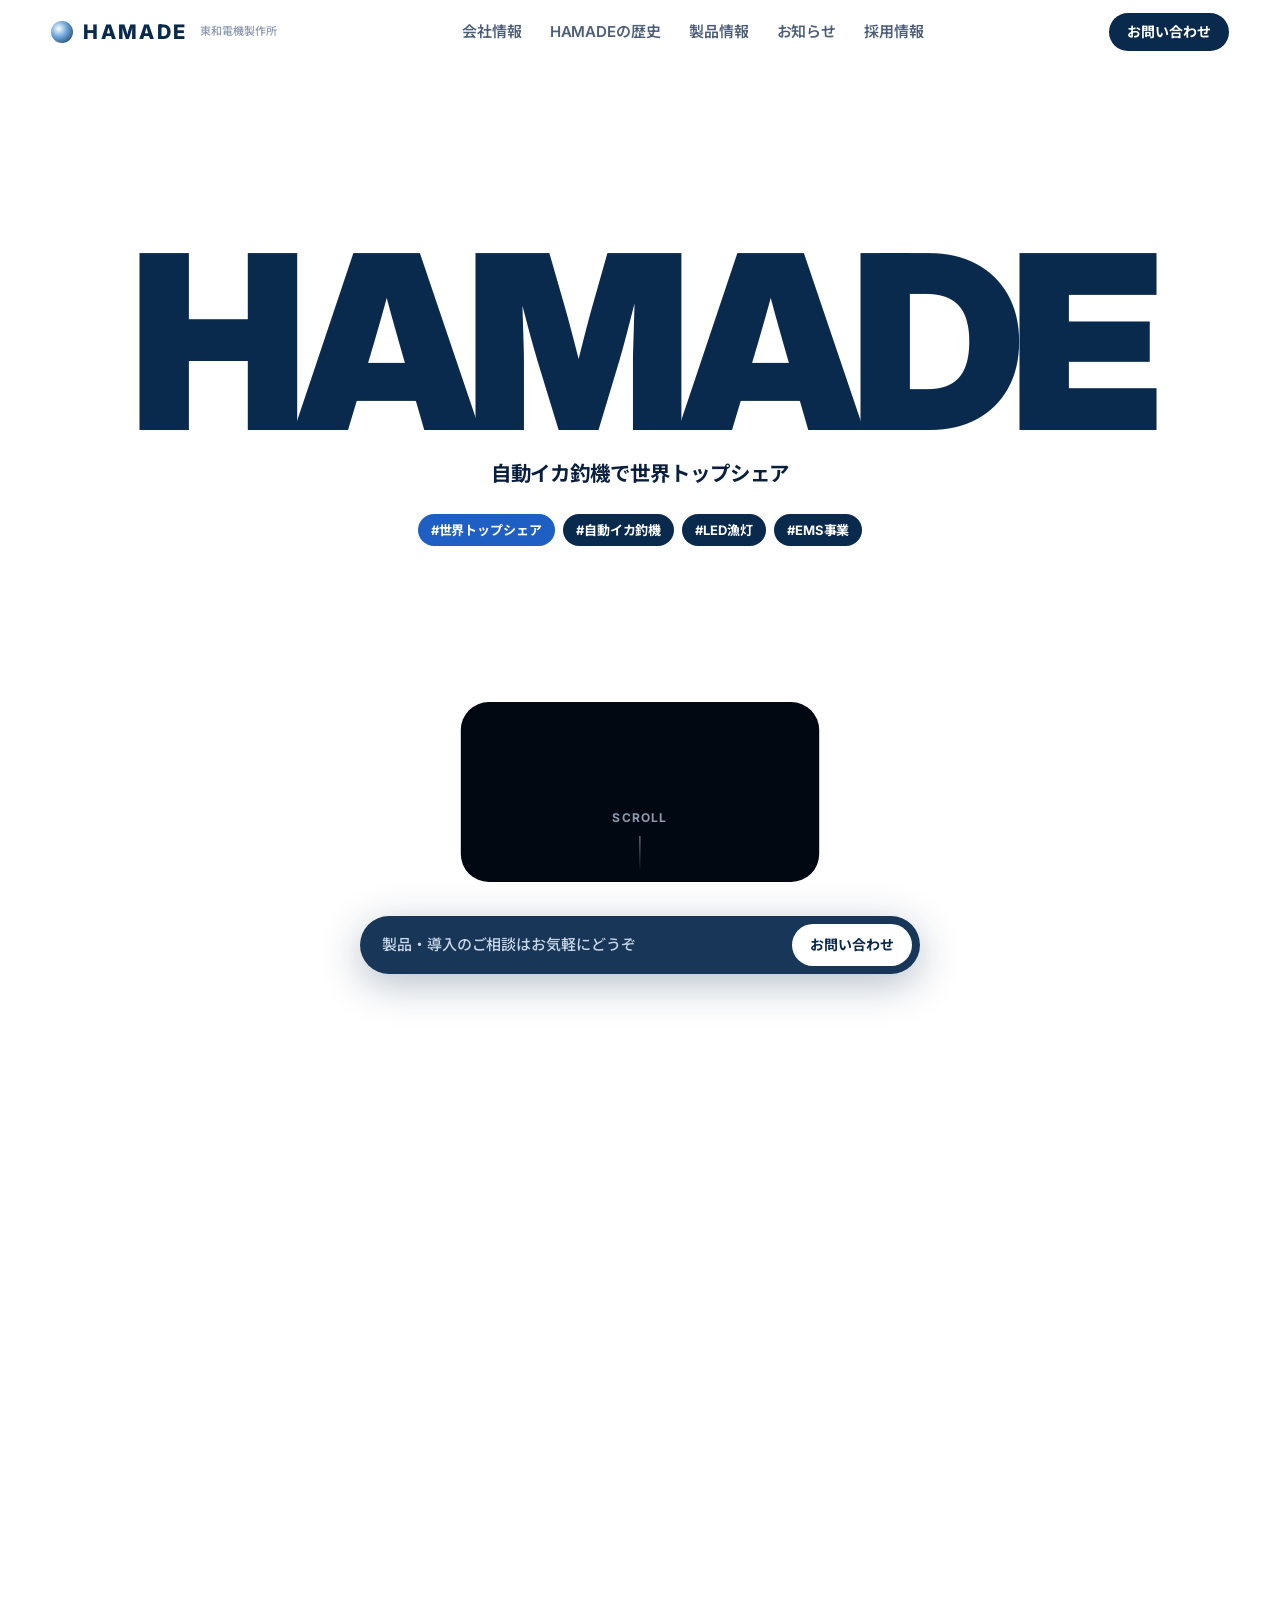
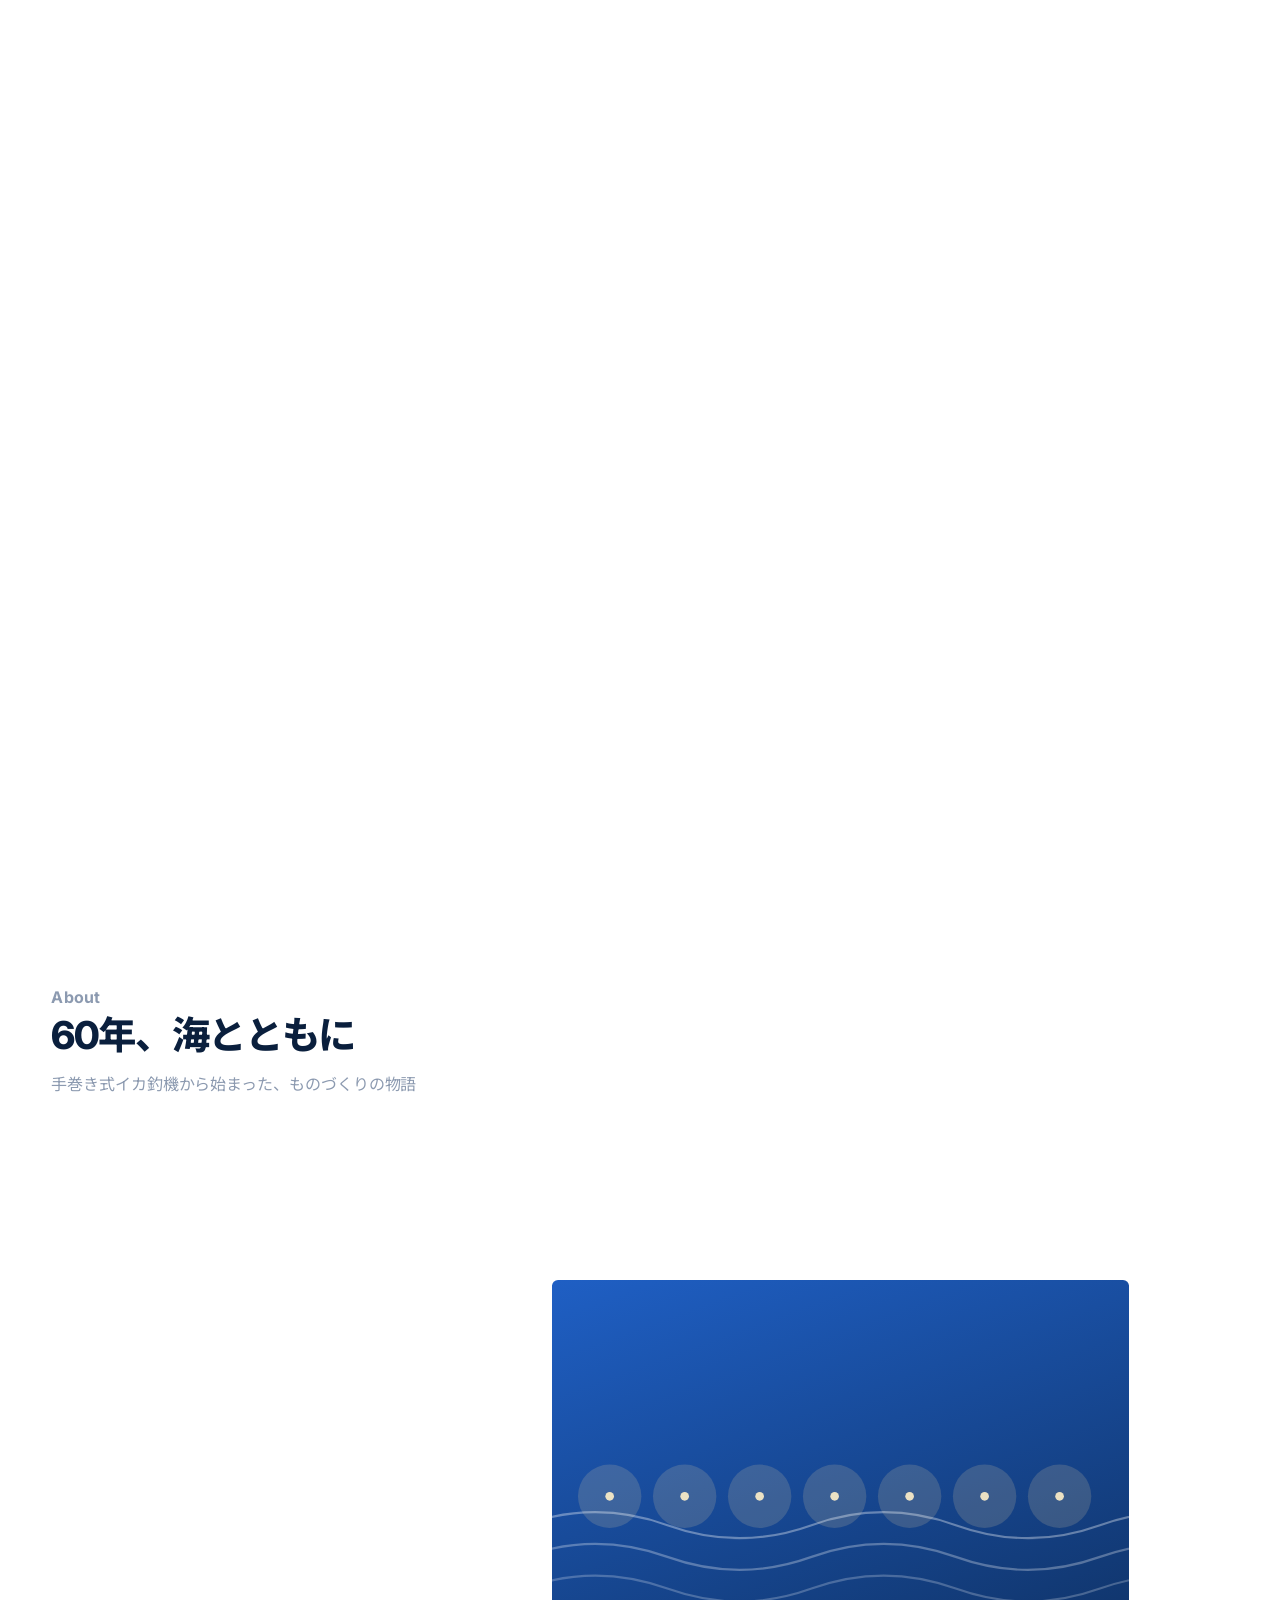
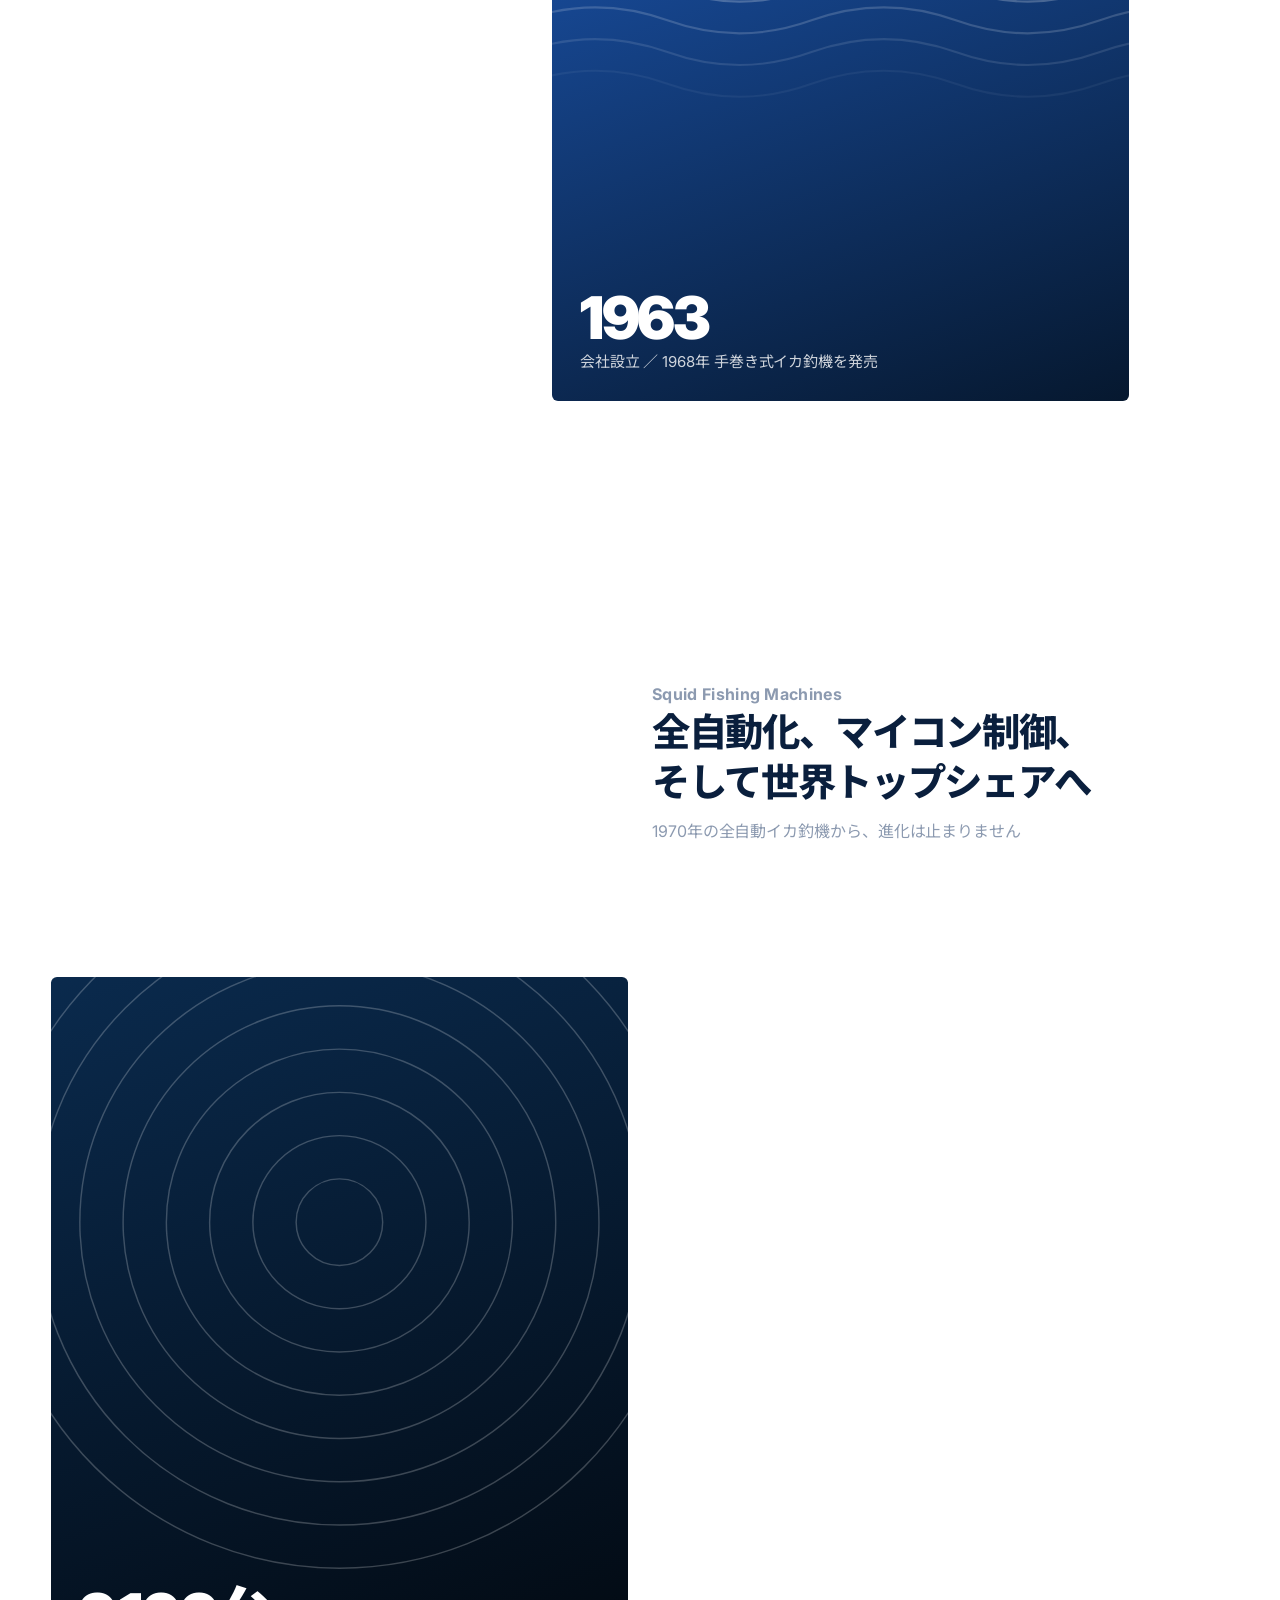
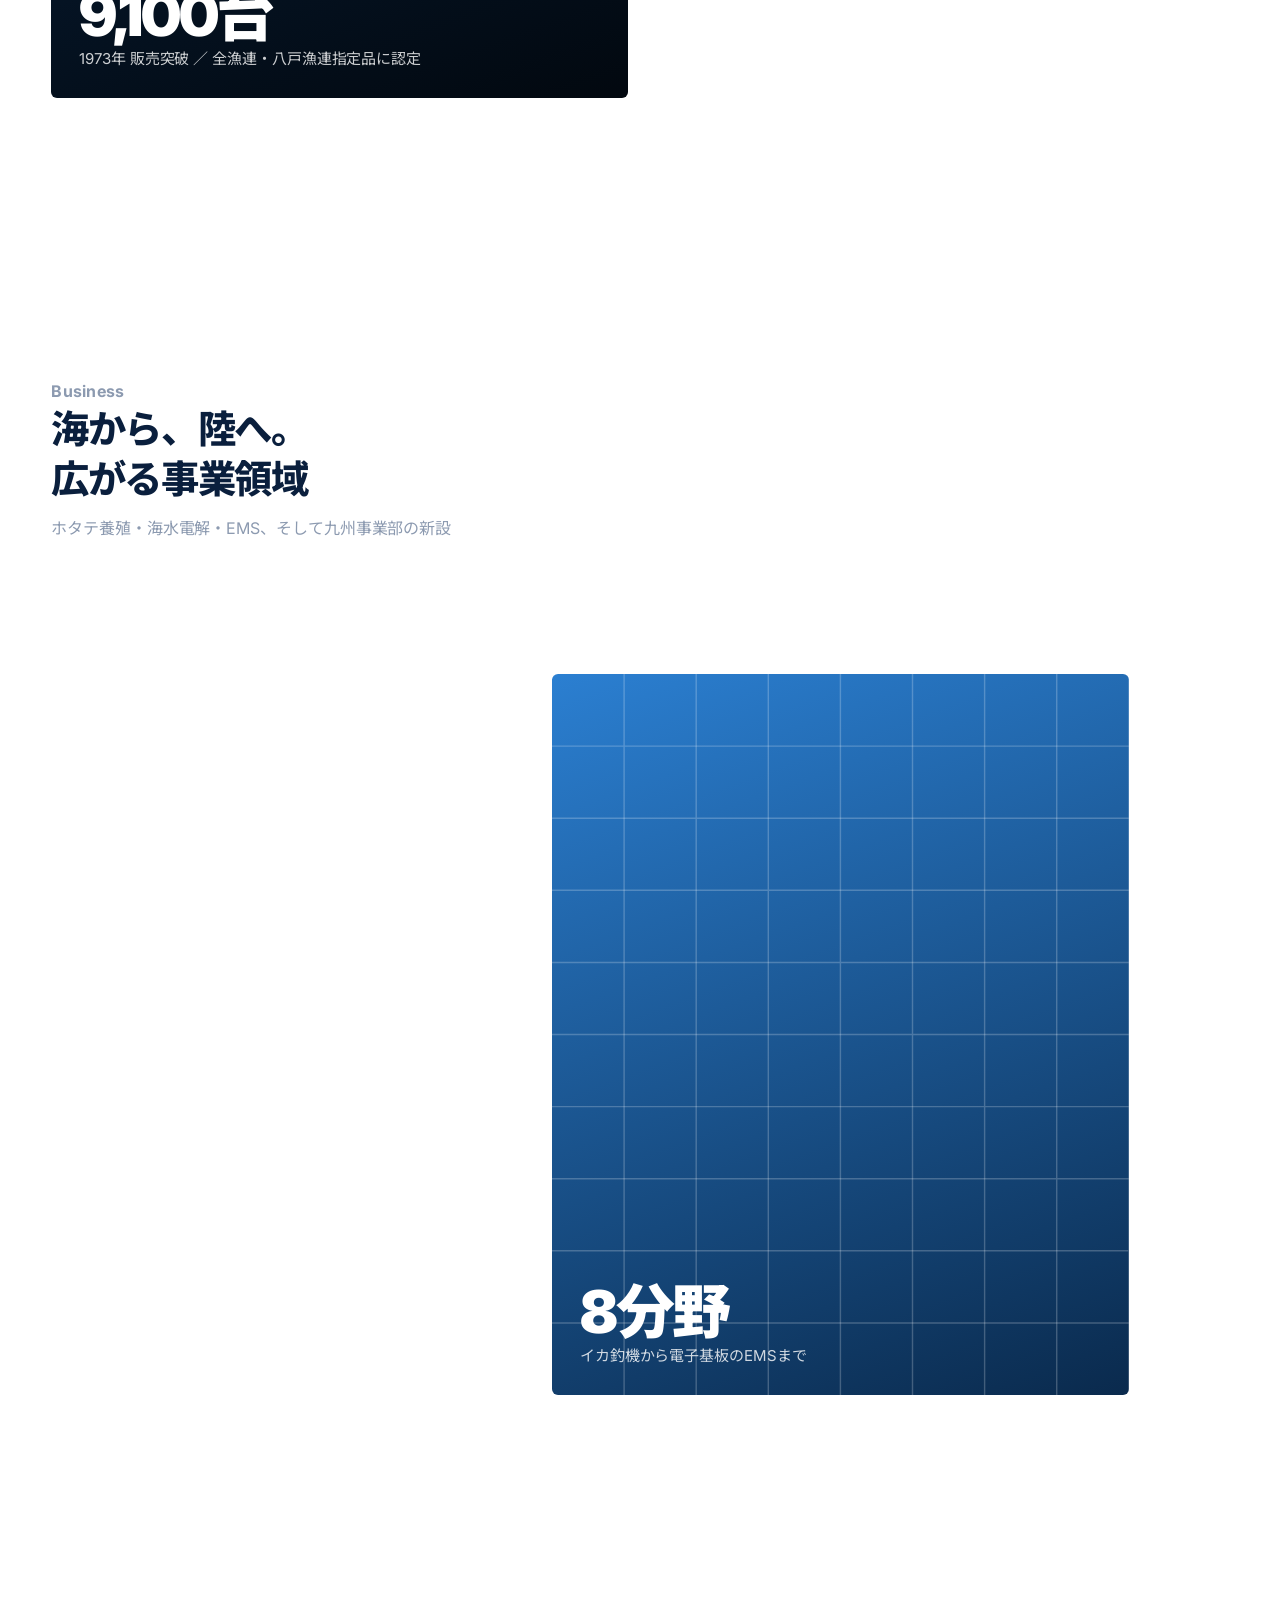
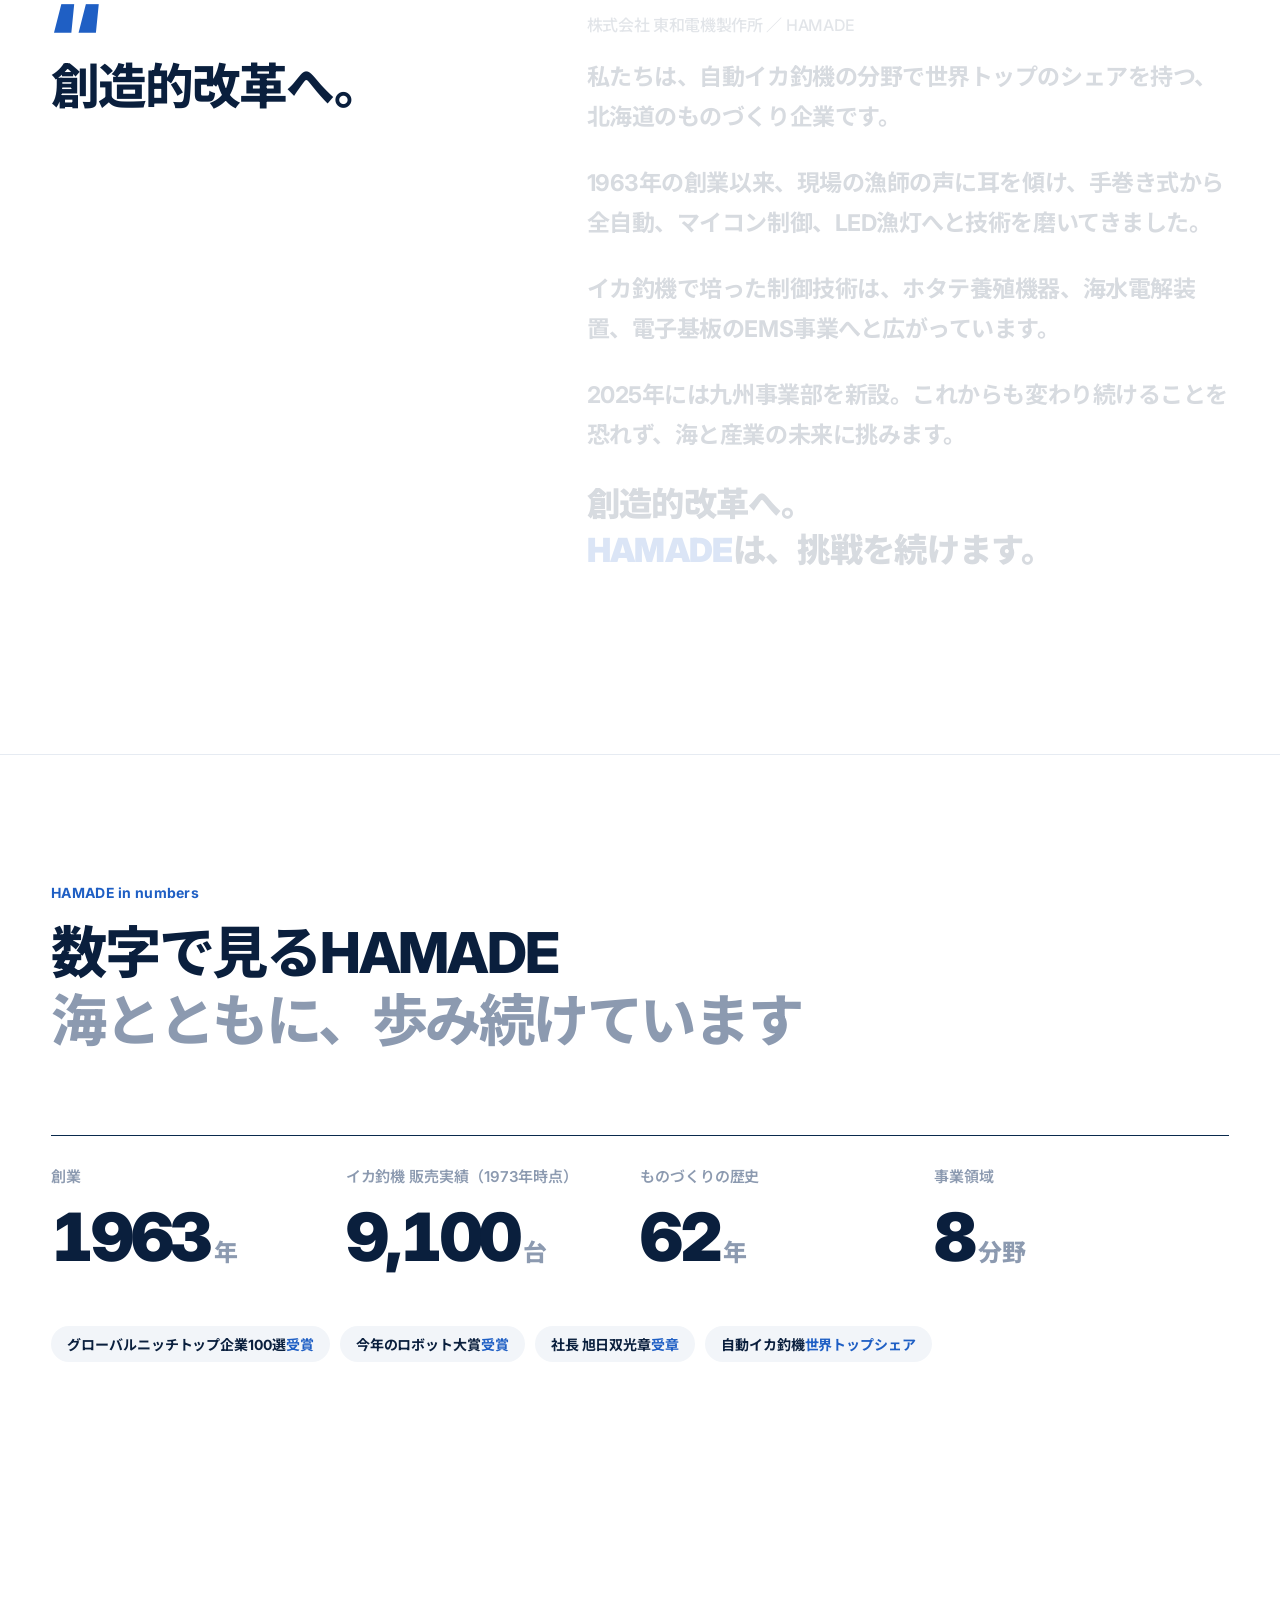
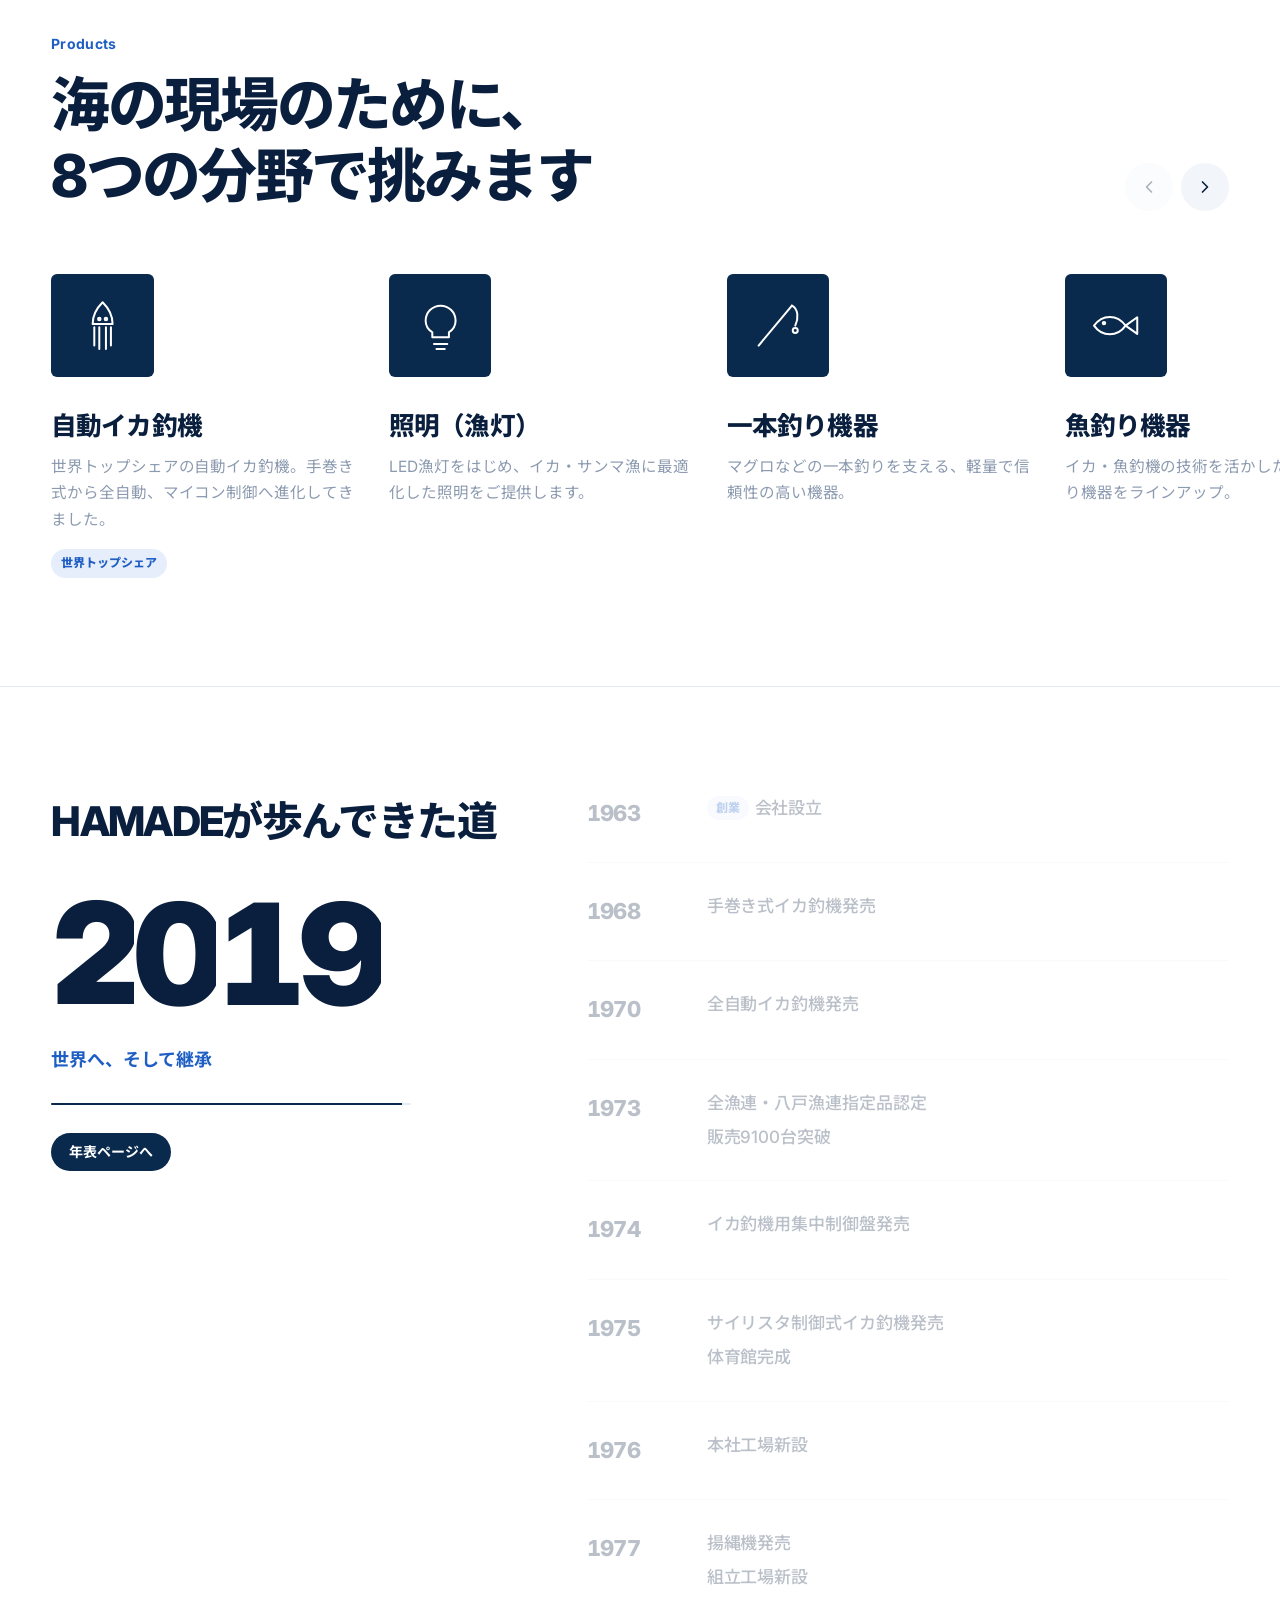
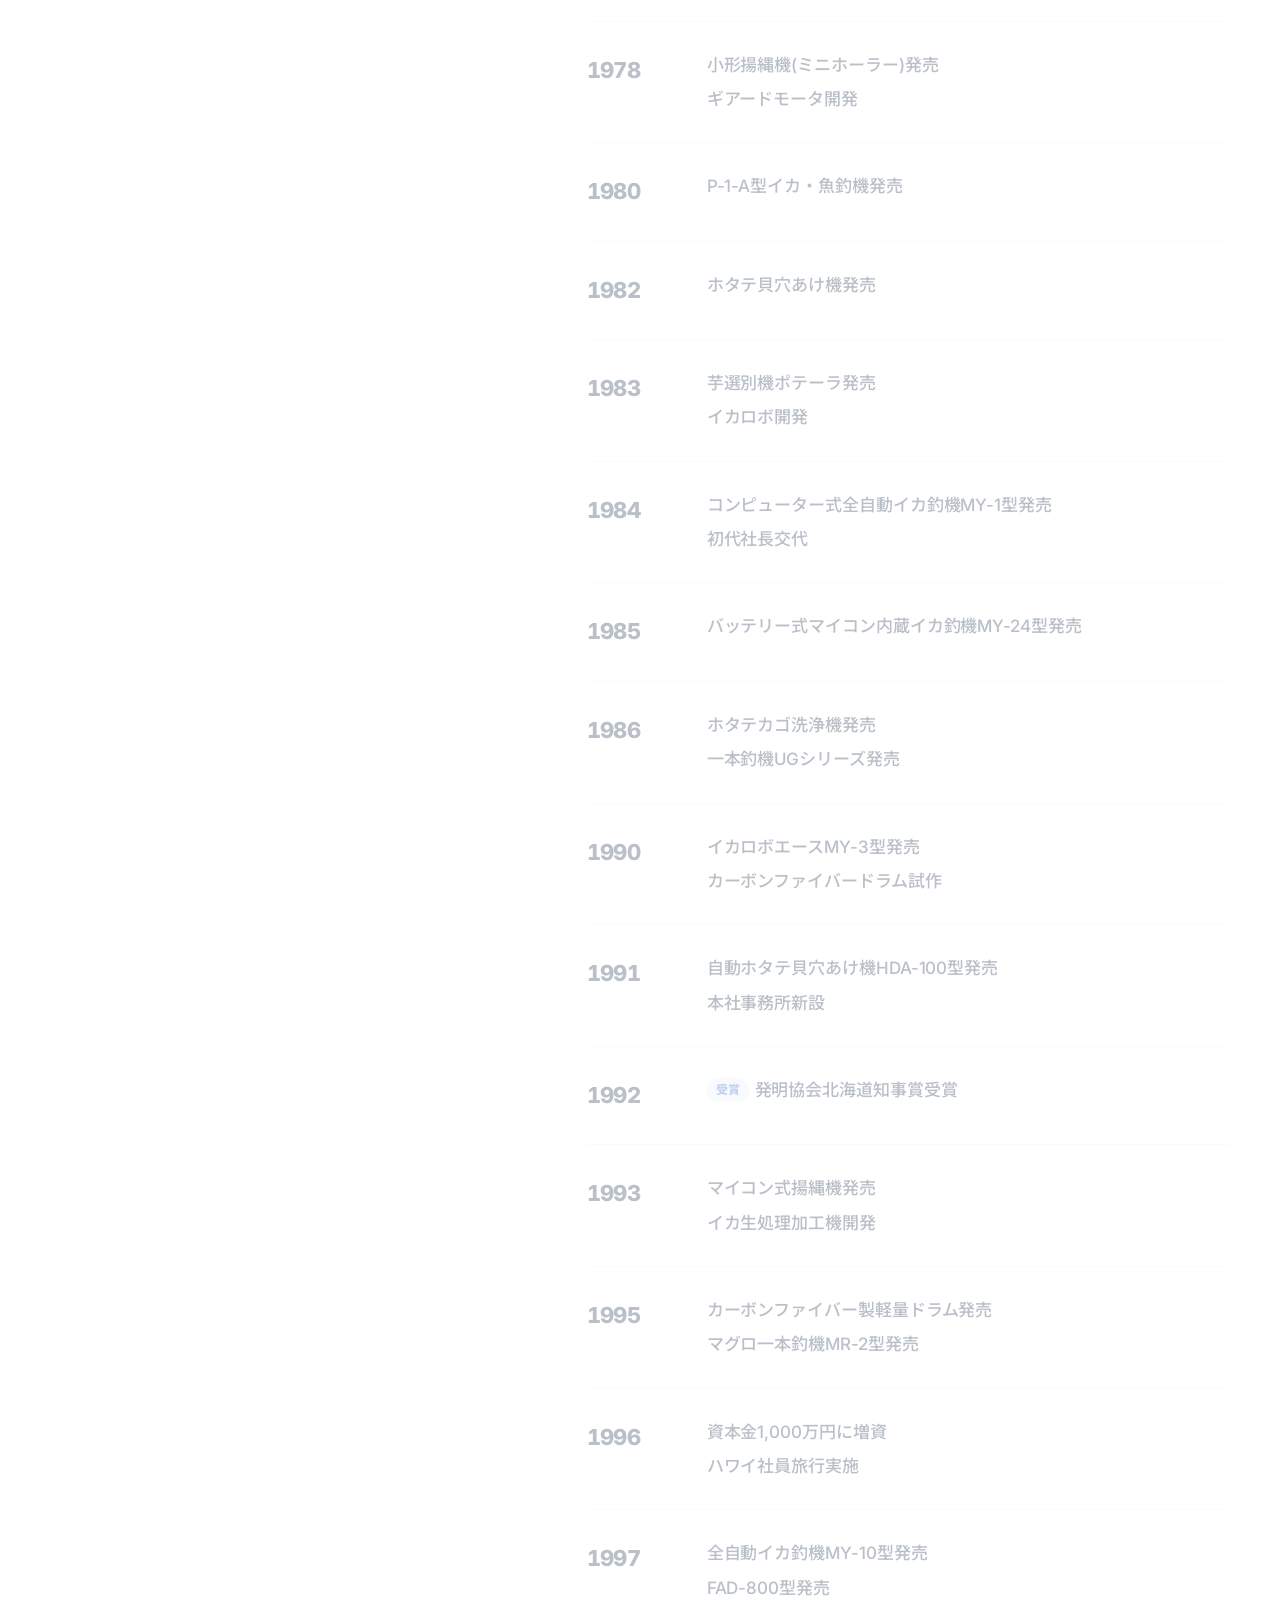
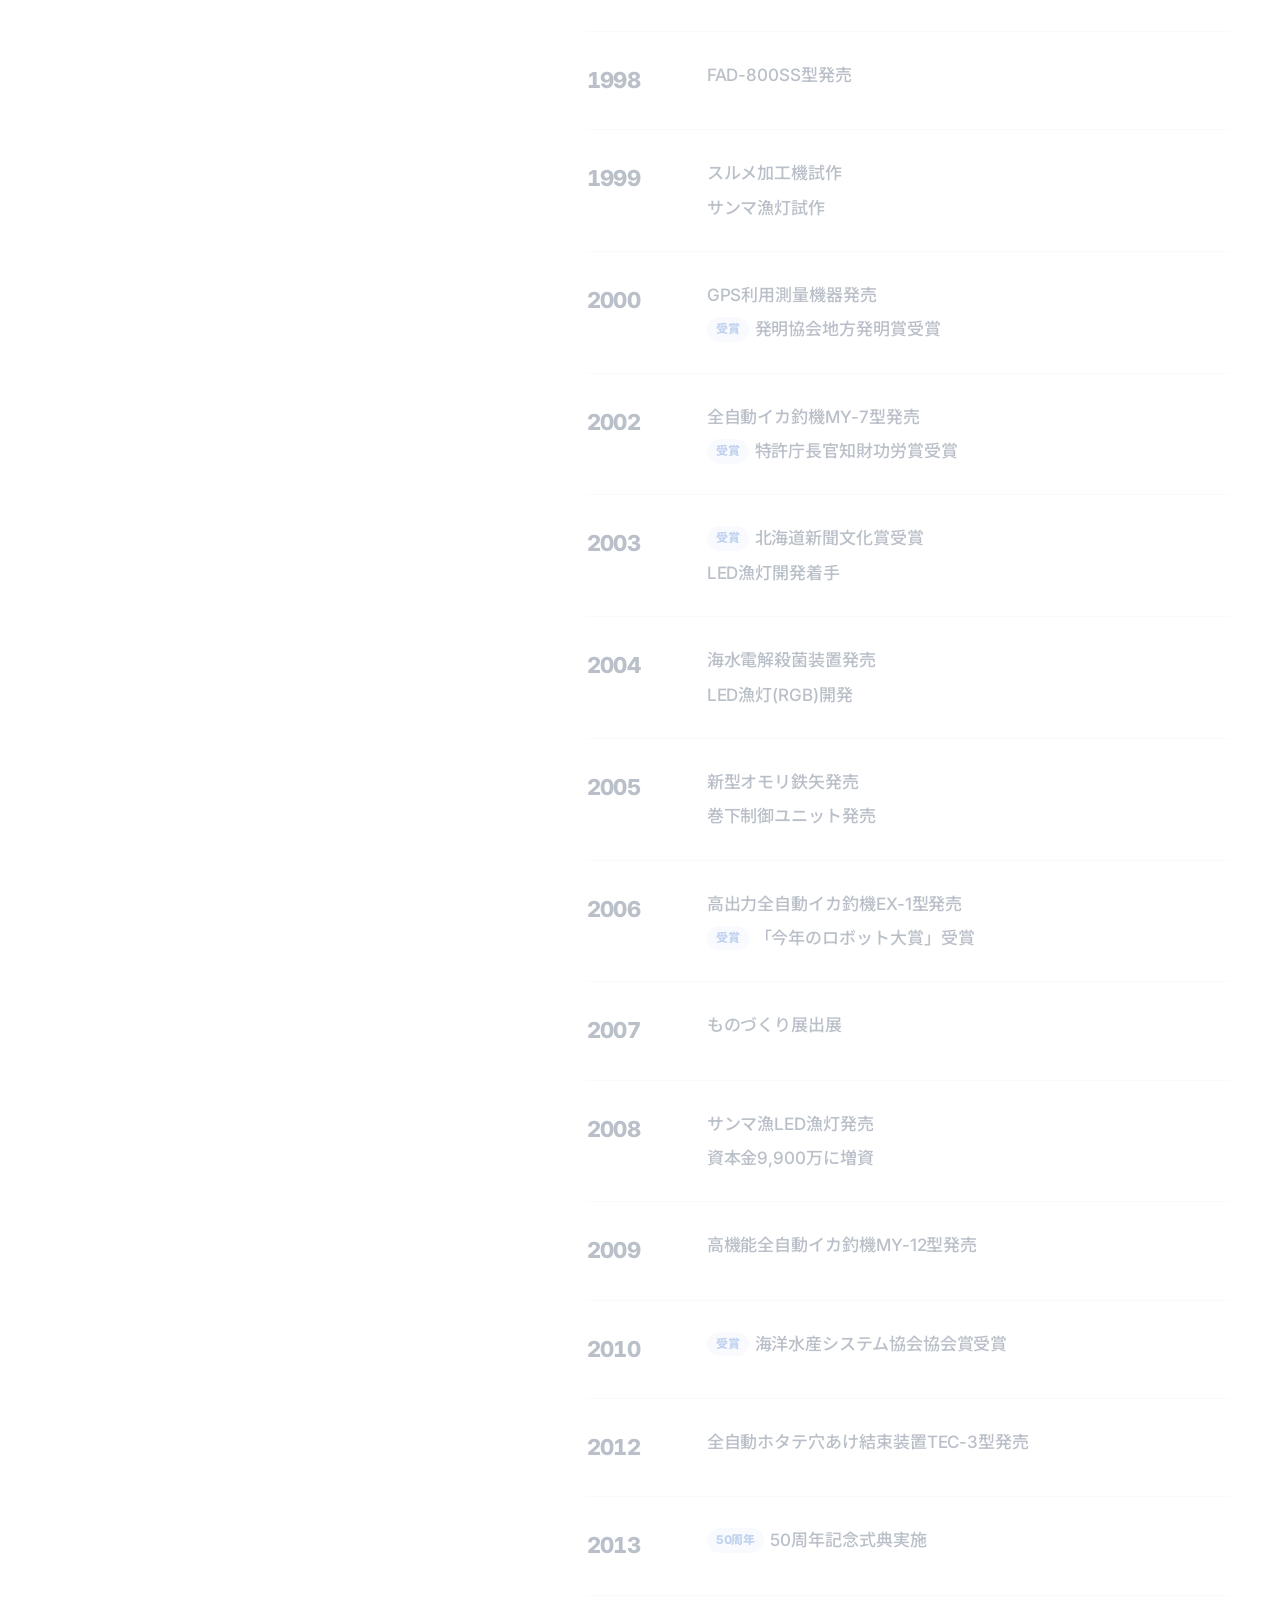
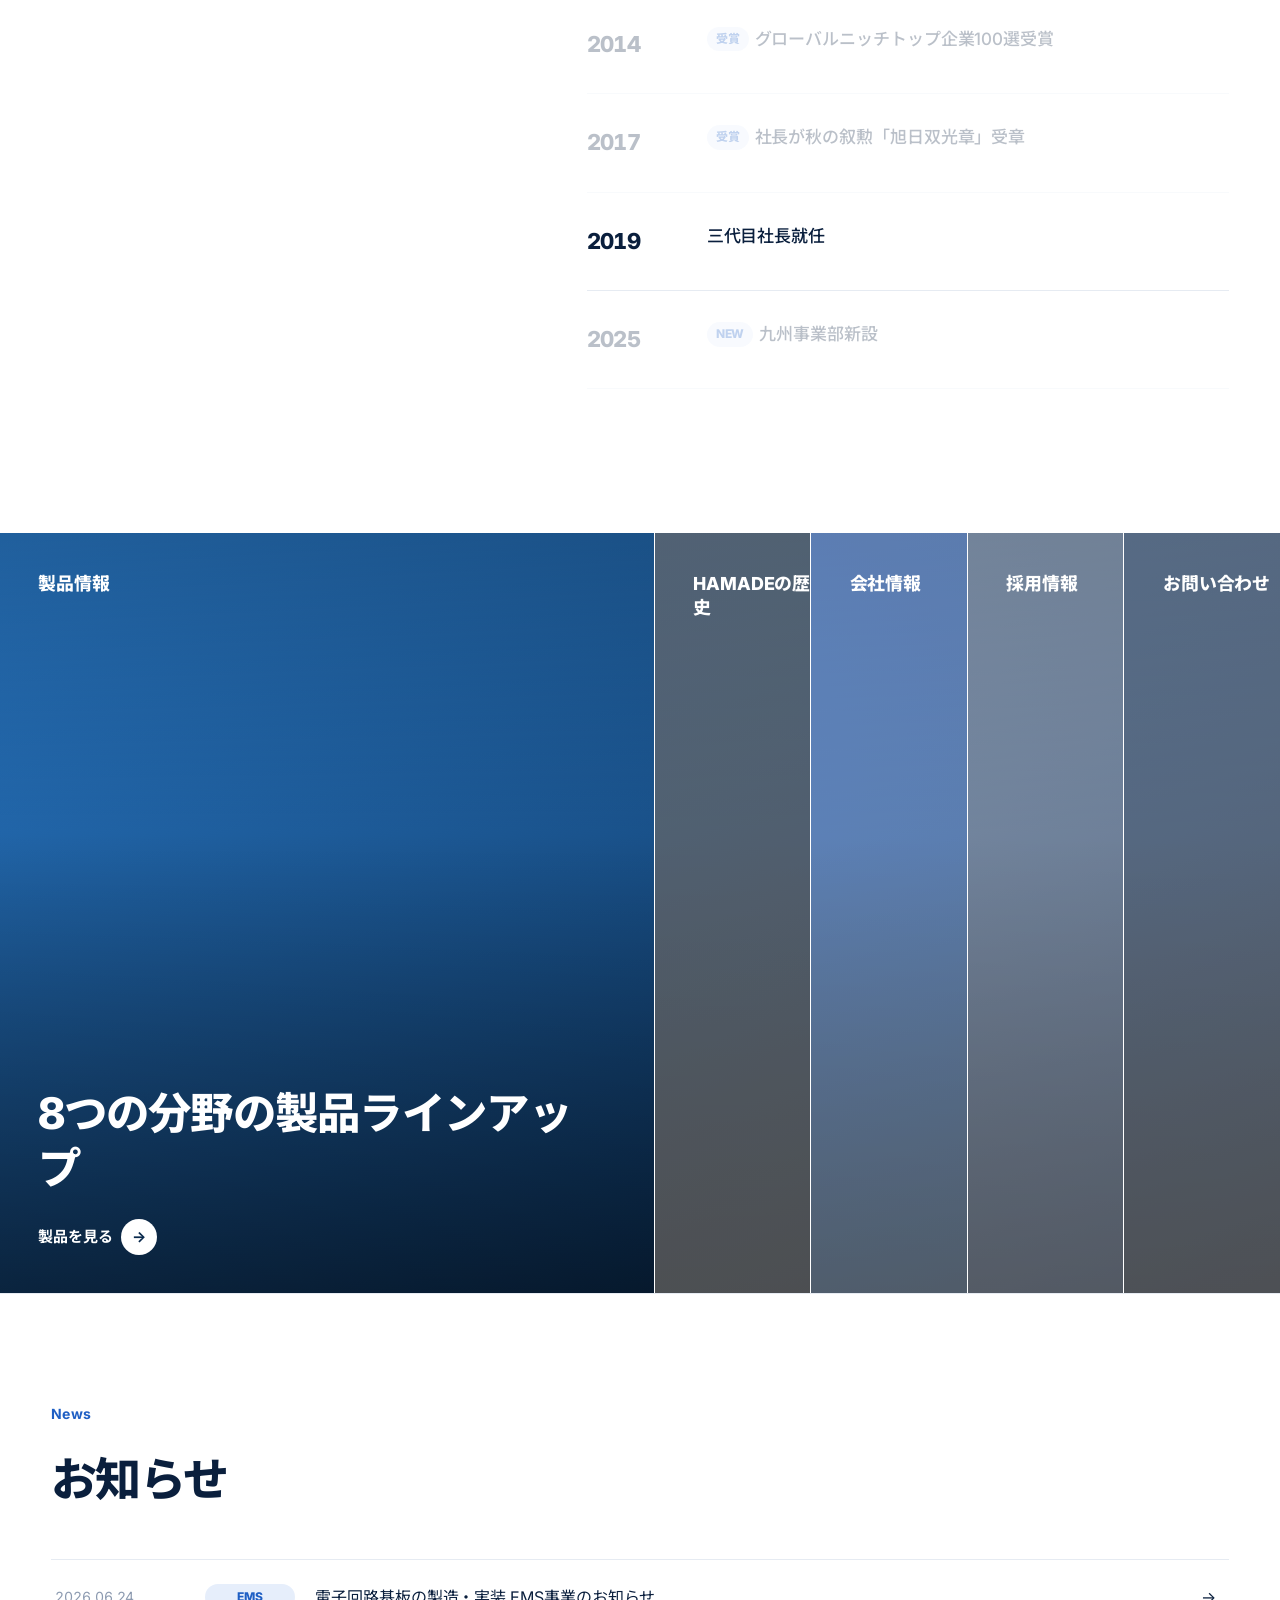
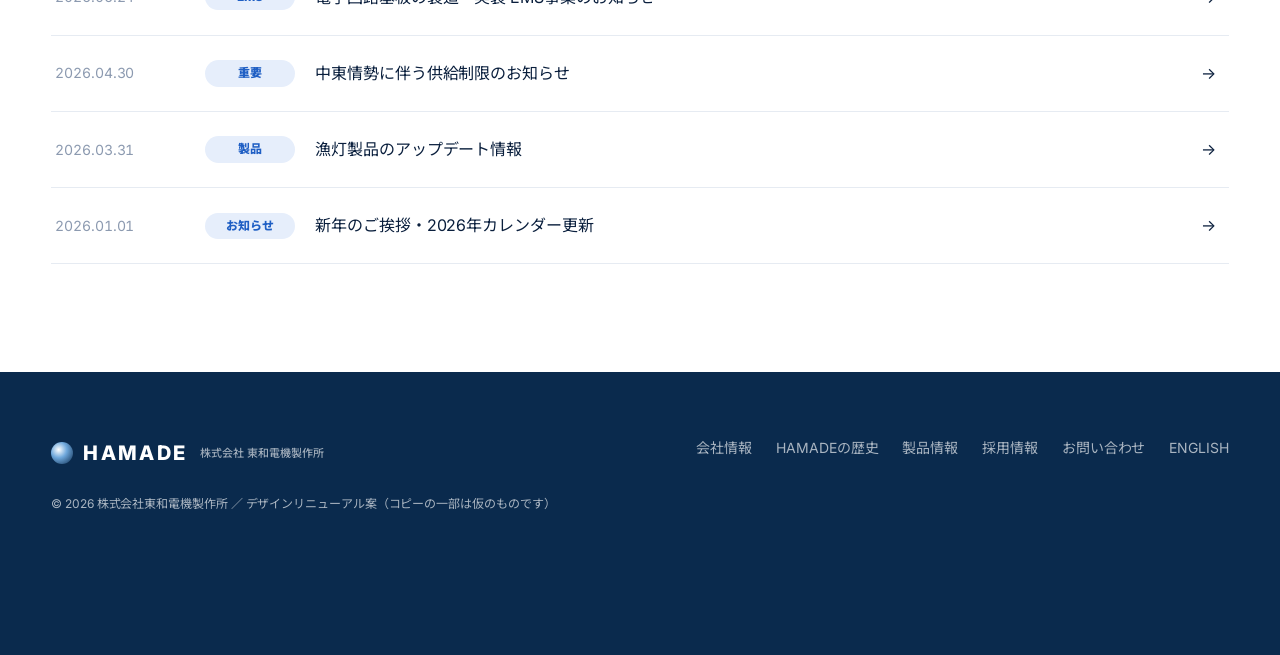
<file: index.html>
<!doctype html>
<html lang="ja"><head><meta charset="utf-8"><meta name="viewport" content="width=device-width,initial-scale=1">
<title>HAMADE | 株式会社 東和電機製作所</title>
<meta name="description" content="株式会社 東和電機製作所 HAMADE — 創造的改革へ。">
<link rel="preconnect" href="https://fonts.googleapis.com"><link rel="preconnect" href="https://fonts.gstatic.com" crossorigin>
<link href="https://fonts.googleapis.com/css2?family=Inter:wght@500;700;800;900&family=Noto+Sans+JP:wght@400;500;700;900&display=swap" rel="stylesheet">
<style>:root{
  --bg:#fff; --fg:#0a1f3d; --sub:#4d5f78; --muted:#8c9ab0; --line:#e6ebf2; --surface:#f2f5f9;
  --navy:#0a2a4d; --brand:#1f5fc4; --brand-soft:#e6eefb;
  --header-h:64px; --gutter:clamp(16px,4vw,56px); --max:1320px; --ease:cubic-bezier(.22,.8,.2,1);
  color-scheme:light;
}
*{box-sizing:border-box;margin:0;padding:0}
html{-webkit-text-size-adjust:100%}
body{background:var(--bg);color:var(--fg);font-family:"Inter","Noto Sans JP","Hiragino Sans","Yu Gothic",system-ui,sans-serif;font-size:16px;line-height:1.7;letter-spacing:-0.005em;overflow-x:hidden}
a{color:inherit;text-decoration:none}
button{font:inherit;color:inherit;background:none;border:0;cursor:pointer}
img,svg{display:block;max-width:100%}
.wrap{max-width:var(--max);margin:0 auto;padding:0 var(--gutter)}
.eyebrow{font-size:14px;font-weight:700;color:var(--brand);letter-spacing:.02em}
#progress{position:fixed;top:0;left:0;height:2px;width:0;background:var(--navy);z-index:100}

/* header */
.hd{position:fixed;inset:0 0 auto;height:var(--header-h);z-index:50;display:flex;align-items:center;transition:background .3s,box-shadow .3s}
.hd.scrolled{background:rgba(255,255,255,.88);backdrop-filter:saturate(1.4) blur(14px);box-shadow:0 1px 0 var(--line)}
.hd .wrap{display:flex;align-items:center;width:100%;gap:32px}
.logo{display:flex;align-items:center;gap:10px;flex:none;font-weight:800;letter-spacing:.12em;font-size:20px;color:var(--navy)}
.logo i{width:22px;height:22px;border-radius:50%;background:radial-gradient(circle at 35% 35%,#fff,#6fa8dc 40%,var(--navy))}
.logo small{font-size:11px;font-weight:500;letter-spacing:0;color:var(--muted);margin-left:2px;line-height:1.2}
.gnb{display:flex;gap:28px;margin:0 auto;font-size:15px;font-weight:600}
.gnb a{position:relative;padding:6px 0;color:var(--sub);transition:color .2s}
.gnb a:hover,.gnb a[aria-current]{color:var(--fg)}
.gnb a[aria-current]::after{content:"";position:absolute;left:0;right:0;bottom:0;height:2px;background:var(--navy);border-radius:2px}
.pill{display:inline-flex;align-items:center;gap:6px;height:38px;padding:0 18px;border-radius:999px;font-size:14px;font-weight:700;background:var(--navy);color:#fff;transition:transform .2s var(--ease)}
.pill:hover{transform:translateY(-1px)}
.pill.brand{background:var(--brand)}
.menu-btn{display:none;width:40px;height:40px;border-radius:50%;place-items:center}
.menu-btn svg{width:22px;height:22px}

/* hero */
.hero{position:relative;height:260vh;background:var(--bg);isolation:isolate}
.hero-stick{position:sticky;top:0;height:100vh;height:100svh;overflow:hidden;display:grid;place-items:center;background:var(--bg)}
.hero-media{position:absolute;inset:0;clip-path:inset(var(--ci-y,40%) var(--ci-x,36%) round var(--ci-r,28px));will-change:clip-path;background:#020812}
.hero-media video{position:absolute;inset:0;width:100%;height:100%;object-fit:cover;object-position:60% 55%;transform:scale(var(--img-s,1.25))}
.hero-media::after{content:"";position:absolute;inset:0;background:linear-gradient(180deg,rgba(6,24,47,.15),rgba(6,24,47,.72));opacity:var(--shade,0)}
.hero-word{position:relative;z-index:2;font-size:clamp(64px,19vw,320px);font-weight:900;letter-spacing:-0.055em;line-height:.9;color:#f5d5b2;mix-blend-mode:difference;white-space:nowrap;transform:translateY(var(--w-y,-12vh)) scale(var(--w-s,1));will-change:transform;display:flex}
.hero-word span{display:inline-block;transform:translateY(105%);opacity:0;animation:rise 1s var(--ease) forwards;animation-delay:calc(var(--i)*55ms + 150ms)}
@keyframes rise{to{transform:none;opacity:1}}
.hero-meta{position:absolute;z-index:3;left:0;right:0;top:calc(50% + clamp(40px,9vw,150px) - 12vh);text-align:center;opacity:var(--meta-o,1);transform:translateY(var(--meta-y,0));padding:0 var(--gutter)}
.hero-meta p{font-size:clamp(17px,1.6vw,22px);font-weight:700;margin-bottom:22px;animation:fade 1s .8s both}
.chips{display:flex;flex-wrap:wrap;gap:8px;justify-content:center;animation:fade 1s 1s both}
.chip{display:inline-flex;align-items:center;height:32px;padding:0 13px;border-radius:999px;background:var(--navy);color:#fff;font-size:13px;font-weight:700}
.chip.brand{background:var(--brand)}
@keyframes fade{from{opacity:0;transform:translateY(12px)}}
.hero-caption{position:absolute;z-index:3;left:var(--gutter);right:var(--gutter);bottom:clamp(40px,9vh,96px);color:#fff;opacity:var(--cap-o,0);transform:translateY(var(--cap-y,30px));max-width:var(--max);margin:0 auto}
.hero-caption .q{font-size:clamp(30px,4.8vw,72px);font-weight:800;line-height:1.2;letter-spacing:-0.035em}
.hero-caption .q em{font-style:normal;color:#9cc2ff}
.hero-caption small{display:block;margin-top:14px;font-size:clamp(14px,1.3vw,18px);opacity:.75;font-weight:500}
.scroll-cue{position:absolute;z-index:3;bottom:28px;left:50%;transform:translateX(-50%);font-size:12px;font-weight:700;color:var(--muted);display:flex;flex-direction:column;align-items:center;gap:8px;opacity:var(--meta-o,1);letter-spacing:.1em}
.scroll-cue i{width:1px;height:36px;background:linear-gradient(var(--muted),transparent);animation:cue 1.8s infinite}
@keyframes cue{0%{transform:scaleY(0);transform-origin:top}50%{transform:scaleY(1);transform-origin:top}51%{transform-origin:bottom}100%{transform:scaleY(0);transform-origin:bottom}}

/* chapters */
.chapters{position:relative;padding-top:4vh;background:var(--bg);isolation:isolate}
.chapter{position:relative}
.ch-stick{position:sticky;top:0;height:100vh;height:100svh;display:grid;place-items:center;overflow:hidden;z-index:0;pointer-events:none}
.ch-word{font-size:clamp(64px,15vw,250px);font-weight:900;letter-spacing:-0.05em;line-height:.9;white-space:nowrap;color:var(--navy);opacity:var(--o,0);transform:scale(var(--s,1.12));will-change:transform,opacity}
.ch-word.ko{font-size:clamp(52px,11vw,190px);letter-spacing:-0.06em}
.ch-body{position:relative;margin-top:-100vh;margin-top:-100svh;padding:22vh 0 8vh;z-index:1}
.ch-grid{display:grid;grid-template-columns:repeat(12,1fr);gap:24px;align-items:start}
.ch-head{grid-column:var(--hc,1 / span 5);position:sticky;top:calc(var(--header-h) + 24px);z-index:4}
.ch-head h2{font-size:clamp(28px,3vw,42px);font-weight:800;letter-spacing:-0.035em;line-height:1.3}
.ch-head p{margin-top:10px;color:var(--muted);font-size:16px}
.ch-card{grid-column:var(--cc,6 / span 6);aspect-ratio:4/5;border-radius:6px;overflow:hidden;position:relative;margin-top:34vh;color:#fff}
.chapter.flip{--hc:7 / span 6;--cc:1 / span 6}
.chapter.flip .ch-head,.chapter.flip .ch-card{grid-row:1}
.ch-card .art{position:absolute;inset:0;width:100%;height:100%}
.ch-card .stat{position:absolute;left:28px;right:28px;bottom:26px;z-index:1}
.ch-card .stat b{display:block;font-size:clamp(40px,4.6vw,68px);font-weight:900;letter-spacing:-0.04em;line-height:1}
.ch-card .stat span{font-size:15px;opacity:.8}
.g1{background:linear-gradient(160deg,#1f5fc4,#06182f)}
.g2{background:linear-gradient(160deg,#0a2a4d,#02080f)}
.g3{background:linear-gradient(160deg,#2b7fd1,#0a2a4d)}

/* message */
.message{padding:clamp(100px,16vh,180px) 0}
.msg-grid{display:grid;grid-template-columns:5fr 7fr;gap:clamp(32px,6vw,96px)}
.msg-title{position:sticky;top:calc(var(--header-h) + 40px);align-self:start}
.msg-title .qm{font-size:96px;line-height:.6;font-weight:900;color:var(--brand);display:block;height:46px}
.msg-title h2{font-size:clamp(32px,3.8vw,54px);font-weight:800;letter-spacing:-0.04em;line-height:1.25}
.msg-body p{font-size:clamp(19px,1.8vw,26px);line-height:1.75;font-weight:700;letter-spacing:-0.02em;opacity:.16;transition:opacity .7s var(--ease);margin-bottom:1.1em}
.msg-body p.on{opacity:1}
.msg-body p.sm{font-size:16px;font-weight:500;color:var(--sub)}
.msg-body .closing{font-size:clamp(24px,2.6vw,36px);font-weight:900;line-height:1.4}
.msg-body .closing em{font-style:normal;color:var(--brand)}

/* numbers */
.numbers{padding:clamp(96px,14vh,160px) 0;border-top:1px solid var(--line)}
.numbers h2{font-size:clamp(32px,4.4vw,60px);font-weight:800;letter-spacing:-0.04em;line-height:1.2}
.numbers h2 span{color:var(--muted)}
.num-grid{display:grid;grid-template-columns:repeat(4,1fr);margin-top:clamp(56px,9vh,100px)}
.num{padding:28px 24px 0 0;border-top:1px solid var(--line);position:relative}
.num::before{content:"";position:absolute;left:0;top:-1px;height:1px;width:0;background:var(--navy);transition:width 1.4s var(--ease)}
.num.in::before{width:100%}
.num dt{font-size:15px;color:var(--muted);font-weight:600}
.num dd{margin-top:14px;font-size:clamp(40px,5.2vw,80px);font-weight:900;letter-spacing:-0.05em;line-height:1;font-variant-numeric:tabular-nums}
.num dd small{font-size:.36em;font-weight:800;letter-spacing:-0.02em;margin-left:4px;color:var(--muted)}
.badge-row{display:flex;flex-wrap:wrap;gap:10px;margin-top:56px}
.badge-row .chip{background:var(--surface);color:var(--fg);height:36px;padding:0 16px;font-size:14px}
.badge-row .chip b{color:var(--brand)}

/* slider */
.values{padding:clamp(100px,16vh,170px) 0 clamp(80px,12vh,140px);overflow:hidden}
.val-head{display:flex;align-items:flex-end;justify-content:space-between;gap:24px}
.val-head h2{font-size:clamp(34px,4.6vw,64px);font-weight:800;letter-spacing:-0.045em;line-height:1.2}
.arrows{display:flex;gap:8px;flex:none}
.arrows button{width:48px;height:48px;border-radius:50%;background:var(--surface);display:grid;place-items:center;transition:background .2s,opacity .2s}
.arrows button:hover{background:var(--line)}
.arrows button:disabled{opacity:.35;cursor:default}
.arrows svg{width:20px;height:20px}
.track{display:flex;gap:clamp(20px,2.4vw,36px);overflow-x:auto;scroll-snap-type:x mandatory;scrollbar-width:none;margin-top:clamp(48px,7vh,72px);padding:0 var(--gutter);scroll-padding:0 var(--gutter)}
.track::-webkit-scrollbar{display:none}
@media (min-width:1432px){.track{padding-left:calc((100vw - var(--max))/2 + var(--gutter));scroll-padding-left:calc((100vw - var(--max))/2 + var(--gutter))}}
.v-card{flex:0 0 clamp(250px,24vw,320px);scroll-snap-align:start}
.v-ico{width:clamp(88px,8vw,112px);aspect-ratio:1;border-radius:6px;background:var(--navy);display:grid;place-items:center;color:#fff;transition:transform .5s var(--ease)}
.v-card:hover .v-ico{transform:translateY(-6px) rotate(-3deg);background:var(--brand)}
.v-ico svg{width:52%;height:52%}
.v-card h3{margin-top:32px;font-size:clamp(22px,2vw,28px);font-weight:800;letter-spacing:-0.035em;line-height:1.3}
.v-card p{margin-top:12px;color:var(--muted);font-size:15.5px;line-height:1.7}
.v-card .tag{display:inline-block;margin-top:16px;font-size:12px;font-weight:800;color:var(--brand);background:var(--brand-soft);padding:4px 10px;border-radius:999px}

/* history */
.history{padding:clamp(80px,12vh,140px) 0 clamp(100px,16vh,180px);border-top:1px solid var(--line)}
.his-grid{display:grid;grid-template-columns:5fr 7fr;gap:clamp(32px,6vw,96px)}
.his-aside{position:sticky;top:calc(var(--header-h) + 32px);align-self:start}
.his-aside h2{font-size:clamp(30px,3.2vw,44px);font-weight:800;letter-spacing:-0.04em;line-height:1.3}
.his-year{margin-top:clamp(24px,4vh,48px);font-size:clamp(84px,11vw,180px);font-weight:900;letter-spacing:-0.06em;line-height:1;font-variant-numeric:tabular-nums;display:flex;overflow:hidden;height:1em}
.his-year .d{display:inline-block;height:1em;overflow:hidden}
.his-year .d span{display:block;transition:transform .7s var(--ease)}
.his-year .d div{height:1em;line-height:1}
.his-era{margin-top:20px;font-size:18px;font-weight:700;color:var(--brand)}
.his-progress{margin-top:28px;height:2px;background:var(--line);border-radius:2px;overflow:hidden;max-width:360px}
.his-progress i{display:block;height:100%;width:0;background:var(--navy);transition:width .6s var(--ease)}
.his-list{list-style:none}
.his-item{display:grid;grid-template-columns:96px 1fr;gap:24px;padding:30px 0;border-bottom:1px solid var(--line);opacity:.28;transition:opacity .5s}
.his-item.on{opacity:1}
.his-item:first-child{padding-top:0}
.his-item time{font-size:22px;font-weight:800;letter-spacing:-0.03em;font-variant-numeric:tabular-nums}
.his-item ul{list-style:none;display:grid;gap:8px}
.his-item li{font-size:17px;font-weight:500;line-height:1.55}
.his-item small{display:block;color:var(--muted);font-size:13px;font-weight:400}
.flag{display:inline-block;font-size:12px;font-weight:800;color:var(--brand);background:var(--brand-soft);padding:3px 9px;border-radius:999px;margin-right:6px;vertical-align:2px}

/* panels */
.panels{display:flex;height:min(86vh,760px)}
.panel{position:relative;flex:1;overflow:hidden;color:#fff;transition:flex .8s var(--ease);display:block;border-right:1px solid rgba(255,255,255,.1)}
.panel:last-child{border-right:0}
.panel.active{flex:4.2}
.panel .bg{position:absolute;inset:0;transition:transform 1.2s var(--ease),opacity .6s}
.panel:not(.active) .bg{opacity:.7}
.panel.active .bg{transform:scale(1.04)}
.panel .bg::after{content:"";position:absolute;inset:0;background:linear-gradient(180deg,rgba(0,0,0,.25),rgba(0,0,0,0) 40%,rgba(0,0,0,.45))}
.p-in{position:absolute;inset:0;padding:clamp(24px,3vw,40px);display:flex;flex-direction:column}
.p-label{font-size:clamp(17px,1.4vw,20px);font-weight:800;line-height:1.35;min-width:7em}
.p-title{margin-top:auto;font-size:clamp(28px,3.4vw,52px);font-weight:800;letter-spacing:-0.04em;line-height:1.25;opacity:0;transform:translateY(16px);transition:opacity .5s .15s,transform .7s .15s var(--ease);max-width:13em}
.p-go{margin-top:24px;display:inline-flex;align-items:center;gap:8px;font-weight:700;font-size:15px;opacity:0;transition:opacity .5s .25s}
.p-go i{width:36px;height:36px;border-radius:50%;background:#fff;color:var(--navy);display:grid;place-items:center;font-style:normal}
.panel.active .p-title,.panel.active .p-go{opacity:1;transform:none}
.b1{background:linear-gradient(160deg,#2b7fd1,#0a2a4d)}
.b2{background:linear-gradient(160deg,#0a2a4d,#02080f)}
.b3{background:linear-gradient(160deg,#1f5fc4,#0a2a4d)}
.b4{background:linear-gradient(160deg,#4a6a94,#12233d)}
.b5{background:linear-gradient(160deg,#143a6b,#030b17)}

/* news */
.news{padding:clamp(80px,12vh,140px) 0;border-top:1px solid var(--line)}
.news h2{font-size:clamp(30px,3.6vw,48px);font-weight:800;letter-spacing:-0.04em;margin:14px 0 40px}
.news-list a{display:grid;grid-template-columns:130px 90px 1fr 24px;gap:20px;align-items:center;padding:24px 4px;border-top:1px solid var(--line);transition:padding .35s var(--ease)}
.news-list a:last-child{border-bottom:1px solid var(--line)}
.news-list a:hover{padding-left:16px}
.news-list time{color:var(--muted);font-size:14px;font-variant-numeric:tabular-nums}
.news-list .flag{margin:0;text-align:center}

/* footer + dock */
.ft{background:var(--navy);color:rgba(255,255,255,.65);padding:64px 0 140px;font-size:13px}
.ft .wrap{display:flex;flex-wrap:wrap;gap:24px 48px;justify-content:space-between}
.ft .logo{color:#fff}.ft .logo small{color:rgba(255,255,255,.6)}
.ft nav{display:flex;flex-wrap:wrap;gap:8px 24px;font-size:14px}
.ft nav a:hover{color:#fff}
.dock{position:fixed;left:50%;bottom:24px;z-index:40;transform:translate(-50%,calc(100% + 40px));transition:transform .6s var(--ease);width:min(560px,calc(100% - 32px))}
.dock.show{transform:translate(-50%,0)}
.dock-bar{display:flex;align-items:center;gap:10px;height:58px;padding:0 8px 0 22px;border-radius:999px;background:rgba(10,42,77,.94);color:#fff;backdrop-filter:blur(12px);box-shadow:0 10px 40px rgba(10,42,77,.3)}
.dock-bar span{flex:1;font-size:15px;font-weight:500;color:#c9d6e8;white-space:nowrap;overflow:hidden;text-overflow:ellipsis}
.dock-bar .pill{height:42px;background:#fff;color:var(--navy)}

/* history page hero */
.ph{min-height:100svh;display:grid;place-items:center;position:relative;overflow:hidden;text-align:center;padding:120px var(--gutter) 80px}
.ph h1{font-size:clamp(64px,18vw,300px);font-weight:900;letter-spacing:-0.06em;line-height:.9;color:var(--navy)}
.ph h1 span{display:inline-block;transform:translateY(105%);opacity:0;animation:rise 1s var(--ease) forwards;animation-delay:calc(var(--i)*50ms + 150ms)}
.ph p{margin-top:28px;font-size:clamp(17px,1.6vw,22px);font-weight:700;animation:fade 1s .9s both}
.ph .chips{margin-top:22px}
.crumb{position:absolute;left:var(--gutter);top:88px;font-size:13px;color:var(--muted)}
.crumb a:hover{color:var(--fg)}.crumb i{margin:0 8px;font-style:normal;opacity:.5}
.era-list{list-style:none;margin-top:36px}
.era-item{display:grid;grid-template-columns:96px 1fr;gap:24px;padding:26px 0;border-top:1px solid var(--line);opacity:.3;transition:opacity .5s}
.era-item.on{opacity:1}
.era-item time{font-size:24px;font-weight:900;letter-spacing:-0.03em;font-variant-numeric:tabular-nums}
.era-item ul{list-style:none;display:grid;gap:8px}
.era-item li{font-size:17px;font-weight:500;line-height:1.55}
.ch-head .count{display:inline-block;margin-top:18px}
.ch-body.hist{padding-top:18vh}
.hist-grid{display:grid;grid-template-columns:5fr 7fr;gap:clamp(32px,6vw,96px);align-items:start}
.hist-grid .ch-head{grid-column:auto}

.rv{opacity:0;transform:translateY(40px);transition:opacity 1s var(--ease),transform 1s var(--ease)}
.rv.in{opacity:1;transform:none}

@media (max-width:1024px){.gnb{display:none}.menu-btn{display:grid}.hd .wrap{justify-content:space-between}.num-grid{grid-template-columns:repeat(2,1fr);row-gap:48px}}
@media (max-width:760px){
  :root{--header-h:56px}
  .hd .pill{display:none}.hero{height:220vh}.scroll-cue{display:none}
  .ch-body{padding:10vh 0 4vh}.ch-grid{display:block}.ch-head{position:relative;top:auto}.ch-card{margin-top:20vh}
  .msg-grid,.his-grid,.hist-grid{grid-template-columns:1fr}.msg-title{position:relative;top:auto}
  .his-aside{top:var(--header-h);background:var(--bg);z-index:5;padding:16px var(--gutter) 12px;margin:0 calc(-1*var(--gutter));border-bottom:1px solid var(--line)}
  .his-aside h2{font-size:15px;color:var(--muted)}.his-year{font-size:64px;margin-top:6px}.his-era{margin-top:6px;font-size:14px}.his-progress{display:none}
  .his-item,.era-item{grid-template-columns:64px 1fr;gap:16px;padding:24px 0}
  .val-head{flex-direction:column;align-items:flex-start}.arrows{display:none}.v-card{flex-basis:78vw}
  .panels{flex-direction:column;height:auto}
  .panel,.panel.active{flex:none;height:180px;border-right:0;border-bottom:1px solid rgba(255,255,255,.1)}
  .panel .bg{opacity:1!important}.p-title{font-size:24px;opacity:1;transform:none}.p-go{opacity:1;margin-top:12px}
  .news-list a{grid-template-columns:96px 1fr;}.news-list .flag,.news-list a>span:last-child{display:none}
  .dock{bottom:14px}.dock-bar{height:54px}
  .crumb{top:72px}
}
@media (prefers-reduced-motion:reduce){*,*::before,*::after{animation-duration:.01ms!important;animation-delay:0s!important;transition-duration:.01ms!important}.rv{opacity:1;transform:none}}
</style></head><body>
<div id="progress"></div>
<header class="hd" id="hd"><div class="wrap">
<a class="logo" href="index.html"><i></i>HAMADE<small>東和電機製作所</small></a>
<nav class="gnb"><a href="index.html#about">会社情報</a><a href="history.html" >HAMADEの歴史</a><a href="index.html#products">製品情報</a><a href="index.html#news">お知らせ</a><a href="#">採用情報</a></nav>
<a class="pill" href="#">お問い合わせ</a>
<button class="menu-btn" aria-label="メニュー"><svg viewBox="0 0 24 24" fill="none" stroke="currentColor" stroke-width="2" stroke-linecap="round"><path d="M4 7h16M4 12h16M4 17h16"/></svg></button>
</div></header>
<main>
<section class="hero" id="hero" aria-label="東和電機製作所">
<div class="hero-stick">
<div class="hero-media" id="heroMedia"><video id="heroVideo" src="video.mp4" autoplay muted loop playsinline preload="auto" aria-hidden="true"></video></div>
<h1 class="hero-word" id="heroWord" aria-label="HAMADE"><span style="--i:0">H</span><span style="--i:1">A</span><span style="--i:2">M</span><span style="--i:3">A</span><span style="--i:4">D</span><span style="--i:5">E</span></h1>
<div class="hero-meta" id="heroMeta"><p>自動イカ釣機で世界トップシェア</p>
<div class="chips"><span class="chip brand">#世界トップシェア</span><span class="chip">#自動イカ釣機</span><span class="chip">#LED漁灯</span><span class="chip">#EMS事業</span></div></div>
<div class="hero-caption" id="heroCap"><p class="q">海を照らし、漁を支える。<br><em>創造的改革</em>へ。<small>Creative innovation &amp; Renovation.</small></p></div>
<div class="scroll-cue" aria-hidden="true">SCROLL<i></i></div>
</div></section>

<div class="chapters" id="about">
<section class="chapter"><div class="ch-stick" aria-hidden="true"><div class="ch-word">Since 1963</div></div>
<div class="ch-body"><div class="wrap ch-grid">
<div class="ch-head"><p class="eyebrow">About</p><h2>60年、海とともに</h2><p>手巻き式イカ釣機から始まった、ものづくりの物語</p></div>
<div class="ch-card g1"><svg class="art" viewBox="0 0 400 500" preserveAspectRatio="xMidYMid slice"><circle cx="40" cy="150" r="3" fill="#fff3d0" opacity=".9"/><circle cx="40" cy="150" r="22" fill="#ffe0a0" opacity=".16"/><circle cx="92" cy="150" r="3" fill="#fff3d0" opacity=".9"/><circle cx="92" cy="150" r="22" fill="#ffe0a0" opacity=".16"/><circle cx="144" cy="150" r="3" fill="#fff3d0" opacity=".9"/><circle cx="144" cy="150" r="22" fill="#ffe0a0" opacity=".16"/><circle cx="196" cy="150" r="3" fill="#fff3d0" opacity=".9"/><circle cx="196" cy="150" r="22" fill="#ffe0a0" opacity=".16"/><circle cx="248" cy="150" r="3" fill="#fff3d0" opacity=".9"/><circle cx="248" cy="150" r="22" fill="#ffe0a0" opacity=".16"/><circle cx="300" cy="150" r="3" fill="#fff3d0" opacity=".9"/><circle cx="300" cy="150" r="22" fill="#ffe0a0" opacity=".16"/><circle cx="352" cy="150" r="3" fill="#fff3d0" opacity=".9"/><circle cx="352" cy="150" r="22" fill="#ffe0a0" opacity=".16"/><path d="M0 170 q50 -18 100 0 t100 0 100 0 100 0 100 0" fill="none" stroke="#fff" stroke-opacity="0.35" stroke-width="1.5" transform="translate(-20 0)"/><path d="M0 192 q50 -18 100 0 t100 0 100 0 100 0 100 0" fill="none" stroke="#fff" stroke-opacity="0.29" stroke-width="1.5" transform="translate(-20 0)"/><path d="M0 214 q50 -18 100 0 t100 0 100 0 100 0 100 0" fill="none" stroke="#fff" stroke-opacity="0.22999999999999998" stroke-width="1.5" transform="translate(-20 0)"/><path d="M0 236 q50 -18 100 0 t100 0 100 0 100 0 100 0" fill="none" stroke="#fff" stroke-opacity="0.16999999999999998" stroke-width="1.5" transform="translate(-20 0)"/><path d="M0 258 q50 -18 100 0 t100 0 100 0 100 0 100 0" fill="none" stroke="#fff" stroke-opacity="0.10999999999999999" stroke-width="1.5" transform="translate(-20 0)"/><path d="M0 280 q50 -18 100 0 t100 0 100 0 100 0 100 0" fill="none" stroke="#fff" stroke-opacity="0.04999999999999999" stroke-width="1.5" transform="translate(-20 0)"/></svg><div class="stat"><b>1963</b><span>会社設立 ／ 1968年 手巻き式イカ釣機を発売</span></div></div>
</div></div></section>
<section class="chapter flip"><div class="ch-stick" aria-hidden="true"><div class="ch-word ko">自動イカ釣機</div></div>
<div class="ch-body"><div class="wrap ch-grid">
<div class="ch-head"><p class="eyebrow">Squid Fishing Machines</p><h2>全自動化、マイコン制御、<br>そして世界トップシェアへ</h2><p>1970年の全自動イカ釣機から、進化は止まりません</p></div>
<div class="ch-card g2"><svg class="art" viewBox="0 0 400 500" preserveAspectRatio="xMidYMid slice"><g fill="none" stroke="#fff" stroke-opacity=".22"><circle cx="200" cy="170" r="30"/><circle cx="200" cy="170" r="60"/><circle cx="200" cy="170" r="90"/><circle cx="200" cy="170" r="120"/><circle cx="200" cy="170" r="150"/><circle cx="200" cy="170" r="180"/><circle cx="200" cy="170" r="210"/><circle cx="200" cy="170" r="240"/></g></svg><div class="stat"><b>9,100台</b><span>1973年 販売突破 ／ 全漁連・八戸漁連指定品に認定</span></div></div>
</div></div></section>
<section class="chapter"><div class="ch-stick" aria-hidden="true"><div class="ch-word">Beyond</div></div>
<div class="ch-body"><div class="wrap ch-grid">
<div class="ch-head"><p class="eyebrow">Business</p><h2>海から、陸へ。<br>広がる事業領域</h2><p>ホタテ養殖・海水電解・EMS、そして九州事業部の新設</p></div>
<div class="ch-card g3"><svg class="art" viewBox="0 0 400 500" preserveAspectRatio="xMidYMid slice"><g fill="none" stroke="#fff" stroke-opacity=".22"><path d="M0 50 H400 M50 0 V500"/><path d="M0 100 H400 M100 0 V500"/><path d="M0 150 H400 M150 0 V500"/><path d="M0 200 H400 M200 0 V500"/><path d="M0 250 H400 M250 0 V500"/><path d="M0 300 H400 M300 0 V500"/><path d="M0 350 H400 M350 0 V500"/><path d="M0 400 H400 M400 0 V500"/><path d="M0 450 H400 M450 0 V500"/></g></svg><div class="stat"><b>8分野</b><span>イカ釣機から電子基板のEMSまで</span></div></div>
</div></div></section>
</div>

<section class="message"><div class="wrap msg-grid">
<div class="msg-title"><span class="qm" aria-hidden="true">“</span><h2>創造的改革へ。</h2></div>
<div class="msg-body" id="msgBody">
<p class="sm">株式会社 東和電機製作所 ／ HAMADE</p>
<p>私たちは、自動イカ釣機の分野で世界トップのシェアを持つ、北海道のものづくり企業です。</p>
<p>1963年の創業以来、現場の漁師の声に耳を傾け、手巻き式から全自動、マイコン制御、LED漁灯へと技術を磨いてきました。</p>
<p>イカ釣機で培った制御技術は、ホタテ養殖機器、海水電解装置、電子基板のEMS事業へと広がっています。</p>
<p>2025年には九州事業部を新設。これからも変わり続けることを恐れず、海と産業の未来に挑みます。</p>
<p class="closing">創造的改革へ。<br><em>HAMADE</em>は、挑戦を続けます。</p>
</div></div></section>

<section class="numbers"><div class="wrap">
<p class="eyebrow">HAMADE in numbers</p>
<h2 style="margin-top:14px">数字で見るHAMADE<br><span>海とともに、歩み続けています</span></h2>
<dl class="num-grid">
<div class="num"><dt>創業</dt><dd><span data-count="1963" data-plain="1">0</span><small>年</small></dd></div>
<div class="num"><dt>イカ釣機 販売実績（1973年時点）</dt><dd><span data-count="9100">0</span><small>台</small></dd></div>
<div class="num"><dt>ものづくりの歴史</dt><dd><span data-count="62">0</span><small>年</small></dd></div>
<div class="num"><dt>事業領域</dt><dd><span data-count="8">0</span><small>分野</small></dd></div>
</dl>
<div class="badge-row"><span class="chip">グローバルニッチトップ企業100選 <b>受賞</b></span><span class="chip">今年のロボット大賞 <b>受賞</b></span><span class="chip">社長 旭日双光章 <b>受章</b></span><span class="chip">自動イカ釣機 <b>世界トップシェア</b></span></div>
</div></section>

<section class="values" id="products"><div class="wrap val-head"><div><p class="eyebrow">Products</p>
<h2 style="margin-top:14px">海の現場のために、<br>8つの分野で挑みます</h2></div>
<div class="arrows"><button id="prev" aria-label="前へ"><svg viewBox="0 0 24 24" fill="none" stroke="currentColor" stroke-width="2" stroke-linecap="round" stroke-linejoin="round"><path d="M15 6l-6 6 6 6"/></svg></button><button id="next" aria-label="次へ"><svg viewBox="0 0 24 24" fill="none" stroke="currentColor" stroke-width="2" stroke-linecap="round" stroke-linejoin="round"><path d="M9 6l6 6-6 6"/></svg></button></div></div>
<div class="track" id="track"><article class="v-card"><div class="v-ico"><svg viewBox="0 0 64 64" fill="none" stroke="currentColor" stroke-width="2.4" stroke-linecap="round" stroke-linejoin="round"><path d="M32 4c-8 8-12 16-12 26h24C44 20 40 12 32 4Z"/><path d="M22 34v22M28 34v26M36 34v26M42 34v22"/><circle cx="28" cy="24" r="1.5"/><circle cx="36" cy="24" r="1.5"/></svg></div><h3>自動イカ釣機</h3><p>世界トップシェアの自動イカ釣機。手巻き式から全自動、マイコン制御へ進化してきました。</p><span class="tag">世界トップシェア</span></article><article class="v-card"><div class="v-ico"><svg viewBox="0 0 64 64" fill="none" stroke="currentColor" stroke-width="2.4" stroke-linecap="round" stroke-linejoin="round"><path d="M22 40c-6-4-8-9-8-14a18 18 0 0 1 36 0c0 5-2 10-8 14v6H22z"/><path d="M24 54h16M27 60h10"/></svg></div><h3>照明（漁灯）</h3><p>LED漁灯をはじめ、イカ・サンマ漁に最適化した照明をご提供します。</p></article><article class="v-card"><div class="v-ico"><svg viewBox="0 0 64 64" fill="none" stroke="currentColor" stroke-width="2.4" stroke-linecap="round" stroke-linejoin="round"><path d="M8 56 48 8"/><path d="M48 8c8 4 8 16 4 24"/><circle cx="52" cy="38" r="3"/></svg></div><h3>一本釣り機器</h3><p>マグロなどの一本釣りを支える、軽量で信頼性の高い機器。</p></article><article class="v-card"><div class="v-ico"><svg viewBox="0 0 64 64" fill="none" stroke="currentColor" stroke-width="2.4" stroke-linecap="round" stroke-linejoin="round"><path d="M6 32c10-14 28-14 38 0-10 14-28 14-38 0Z"/><path d="M44 32l14-10v20z"/><circle cx="18" cy="29" r="1.5"/></svg></div><h3>魚釣り機器</h3><p>イカ・魚釣機の技術を活かした、各種魚釣り機器をラインアップ。</p></article><article class="v-card"><div class="v-ico"><svg viewBox="0 0 64 64" fill="none" stroke="currentColor" stroke-width="2.4" stroke-linecap="round" stroke-linejoin="round"><path d="M32 56 8 28c0-14 10-22 24-22s24 8 24 22z"/><path d="M32 56V8M20 50 14 22M44 50l6-28"/></svg></div><h3>ホタテ養殖機器</h3><p>穴あけ・結束・カゴ洗浄まで、養殖現場の作業を自動化します。</p></article><article class="v-card"><div class="v-ico"><svg viewBox="0 0 64 64" fill="none" stroke="currentColor" stroke-width="2.4" stroke-linecap="round" stroke-linejoin="round"><path d="M32 6C20 22 14 30 14 40a18 18 0 0 0 36 0c0-10-6-18-18-34Z"/><path d="M26 42l5 6 8-12"/></svg></div><h3>海水電解装置</h3><p>海水から殺菌水を生成。水産・食品現場の衛生を支えます。</p></article><article class="v-card"><div class="v-ico"><svg viewBox="0 0 64 64" fill="none" stroke="currentColor" stroke-width="2.4" stroke-linecap="round" stroke-linejoin="round"><rect x="16" y="16" width="32" height="32" rx="3"/><path d="M24 8v8M32 8v8M40 8v8M24 48v8M32 48v8M40 48v8M8 24h8M8 32h8M8 40h8M48 24h8M48 32h8M48 40h8"/><rect x="26" y="26" width="12" height="12"/></svg></div><h3>EMS事業</h3><p>電子基板の製造・実装。長年の制御技術を活かした受託事業。</p><span class="tag">NEW</span></article><article class="v-card"><div class="v-ico"><svg viewBox="0 0 64 64" fill="none" stroke="currentColor" stroke-width="2.4" stroke-linecap="round" stroke-linejoin="round"><path d="M32 6 54 18v28L32 58 10 46V18z"/><path d="M10 18l22 12 22-12M32 30v28"/></svg></div><h3>関連資材</h3><p>オモリ、ドラム、制御ユニットなど、現場に必要な関連資材。</p></article></div></section>

<section class="history"><div class="wrap his-grid">
<aside class="his-aside"><h2>HAMADEが歩んできた道</h2><div class="his-year" id="hisYear" aria-hidden="true"></div>
<div class="his-era" id="hisEra"></div><div class="his-progress" aria-hidden="true"><i id="hisBar"></i></div>
<a class="pill" href="history.html" style="margin-top:28px">年表ページへ</a></aside>
<ol class="his-list"><li class="his-item" data-y="1963"><time>1963</time><ul><li><span class="flag">創業</span>会社設立</li></ul></li><li class="his-item" data-y="1968"><time>1968</time><ul><li>手巻き式イカ釣機発売</li></ul></li><li class="his-item" data-y="1970"><time>1970</time><ul><li>全自動イカ釣機発売</li></ul></li><li class="his-item" data-y="1973"><time>1973</time><ul><li>全漁連・八戸漁連指定品認定</li><li>販売9100台突破</li></ul></li><li class="his-item" data-y="1974"><time>1974</time><ul><li>イカ釣機用集中制御盤発売</li></ul></li><li class="his-item" data-y="1975"><time>1975</time><ul><li>サイリスタ制御式イカ釣機発売</li><li>体育館完成</li></ul></li><li class="his-item" data-y="1976"><time>1976</time><ul><li>本社工場新設</li></ul></li><li class="his-item" data-y="1977"><time>1977</time><ul><li>揚縄機発売</li><li>組立工場新設</li></ul></li><li class="his-item" data-y="1978"><time>1978</time><ul><li>小形揚縄機(ミニホーラー)発売</li><li>ギアードモータ開発</li></ul></li><li class="his-item" data-y="1980"><time>1980</time><ul><li>P-1-A型イカ・魚釣機発売</li></ul></li><li class="his-item" data-y="1982"><time>1982</time><ul><li>ホタテ貝穴あけ機発売</li></ul></li><li class="his-item" data-y="1983"><time>1983</time><ul><li>芋選別機ポテーラ発売</li><li>イカロボ開発</li></ul></li><li class="his-item" data-y="1984"><time>1984</time><ul><li>コンピューター式全自動イカ釣機MY-1型発売</li><li>初代社長交代</li></ul></li><li class="his-item" data-y="1985"><time>1985</time><ul><li>バッテリー式マイコン内蔵イカ釣機MY-24型発売</li></ul></li><li class="his-item" data-y="1986"><time>1986</time><ul><li>ホタテカゴ洗浄機発売</li><li>一本釣機UGシリーズ発売</li></ul></li><li class="his-item" data-y="1990"><time>1990</time><ul><li>イカロボエースMY-3型発売</li><li>カーボンファイバードラム試作</li></ul></li><li class="his-item" data-y="1991"><time>1991</time><ul><li>自動ホタテ貝穴あけ機HDA-100型発売</li><li>本社事務所新設</li></ul></li><li class="his-item" data-y="1992"><time>1992</time><ul><li><span class="flag">受賞</span>発明協会北海道知事賞受賞</li></ul></li><li class="his-item" data-y="1993"><time>1993</time><ul><li>マイコン式揚縄機発売</li><li>イカ生処理加工機開発</li></ul></li><li class="his-item" data-y="1995"><time>1995</time><ul><li>カーボンファイバー製軽量ドラム発売</li><li>マグロ一本釣機MR-2型発売</li></ul></li><li class="his-item" data-y="1996"><time>1996</time><ul><li>資本金1,000万円に増資</li><li>ハワイ社員旅行実施</li></ul></li><li class="his-item" data-y="1997"><time>1997</time><ul><li>全自動イカ釣機MY-10型発売</li><li>FAD-800型発売</li></ul></li><li class="his-item" data-y="1998"><time>1998</time><ul><li>FAD-800SS型発売</li></ul></li><li class="his-item" data-y="1999"><time>1999</time><ul><li>スルメ加工機試作</li><li>サンマ漁灯試作</li></ul></li><li class="his-item" data-y="2000"><time>2000</time><ul><li>GPS利用測量機器発売</li><li><span class="flag">受賞</span>発明協会地方発明賞受賞</li></ul></li><li class="his-item" data-y="2002"><time>2002</time><ul><li>全自動イカ釣機MY-7型発売</li><li><span class="flag">受賞</span>特許庁長官知財功労賞受賞</li></ul></li><li class="his-item" data-y="2003"><time>2003</time><ul><li><span class="flag">受賞</span>北海道新聞文化賞受賞</li><li>LED漁灯開発着手</li></ul></li><li class="his-item" data-y="2004"><time>2004</time><ul><li>海水電解殺菌装置発売</li><li>LED漁灯(RGB)開発</li></ul></li><li class="his-item" data-y="2005"><time>2005</time><ul><li>新型オモリ鉄矢発売</li><li>巻下制御ユニット発売</li></ul></li><li class="his-item" data-y="2006"><time>2006</time><ul><li>高出力全自動イカ釣機EX-1型発売</li><li><span class="flag">受賞</span>「今年のロボット大賞」受賞</li></ul></li><li class="his-item" data-y="2007"><time>2007</time><ul><li>ものづくり展出展</li></ul></li><li class="his-item" data-y="2008"><time>2008</time><ul><li>サンマ漁LED漁灯発売</li><li>資本金9,900万に増資</li></ul></li><li class="his-item" data-y="2009"><time>2009</time><ul><li>高機能全自動イカ釣機MY-12型発売</li></ul></li><li class="his-item" data-y="2010"><time>2010</time><ul><li><span class="flag">受賞</span>海洋水産システム協会協会賞受賞</li></ul></li><li class="his-item" data-y="2012"><time>2012</time><ul><li>全自動ホタテ穴あけ結束装置TEC-3型発売</li></ul></li><li class="his-item" data-y="2013"><time>2013</time><ul><li><span class="flag">50周年</span>50周年記念式典実施</li></ul></li><li class="his-item" data-y="2014"><time>2014</time><ul><li><span class="flag">受賞</span>グローバルニッチトップ企業100選受賞</li></ul></li><li class="his-item" data-y="2017"><time>2017</time><ul><li><span class="flag">受賞</span>社長が秋の叙勲「旭日双光章」受章</li></ul></li><li class="his-item" data-y="2019"><time>2019</time><ul><li>三代目社長就任</li></ul></li><li class="his-item" data-y="2025"><time>2025</time><ul><li><span class="flag">NEW</span>九州事業部新設</li></ul></li></ol></div></section>

<section class="panels" id="panels" aria-label="ショートカット">
<a class="panel active" href="#products"><div class="bg b1"></div><div class="p-in"><span class="p-label">製品情報</span><p class="p-title">8つの分野の製品ラインアップ</p><span class="p-go">製品を見る <i>→</i></span></div></a>
<a class="panel" href="history.html"><div class="bg b2"></div><div class="p-in"><span class="p-label">HAMADEの歴史</span><p class="p-title">1963年から続く挑戦の年表</p><span class="p-go">年表を見る <i>→</i></span></div></a>
<a class="panel" href="#about"><div class="bg b3"></div><div class="p-in"><span class="p-label">会社情報</span><p class="p-title">企業理念と会社概要</p><span class="p-go">会社を知る <i>→</i></span></div></a>
<a class="panel" href="#"><div class="bg b4"></div><div class="p-in"><span class="p-label">採用情報</span><p class="p-title">世界トップのものづくりを、一緒に</p><span class="p-go">採用情報へ <i>→</i></span></div></a>
<a class="panel" href="#"><div class="bg b5"></div><div class="p-in"><span class="p-label">お問い合わせ</span><p class="p-title">製品・導入のご相談はこちら</p><span class="p-go">問い合わせる <i>→</i></span></div></a>
</section>

<section class="news" id="news"><div class="wrap"><p class="eyebrow">News</p><h2>お知らせ</h2><div class="news-list"><a href="#"><time>2026.06.24</time><span class="flag">EMS</span><span>電子回路基板の製造・実装 EMS事業のお知らせ</span><span>→</span></a><a href="#"><time>2026.04.30</time><span class="flag">重要</span><span>中東情勢に伴う供給制限のお知らせ</span><span>→</span></a><a href="#"><time>2026.03.31</time><span class="flag">製品</span><span>漁灯製品のアップデート情報</span><span>→</span></a><a href="#"><time>2026.01.01</time><span class="flag">お知らせ</span><span>新年のご挨拶・2026年カレンダー更新</span><span>→</span></a></div></div></section>
</main>
<footer class="ft" id="ft"><div class="wrap">
<a class="logo" href="index.html"><i></i>HAMADE<small>株式会社 東和電機製作所</small></a>
<nav><a href="index.html#about">会社情報</a><a href="history.html">HAMADEの歴史</a><a href="index.html#products">製品情報</a><a href="#">採用情報</a><a href="#">お問い合わせ</a><a href="#">ENGLISH</a></nav>
<p style="flex-basis:100%;font-size:12px">© 2026 株式会社東和電機製作所 ／ デザインリニューアル案（コピーの一部は仮のものです）</p>
</div></footer>
<div class="dock" id="dock"><div class="dock-bar"><span>製品・導入のご相談はお気軽にどうぞ</span><a class="pill" href="#">お問い合わせ</a></div></div>
<script>(()=>{
const $=(s,r=document)=>r.querySelector(s),$$=(s,r=document)=>[...r.querySelectorAll(s)];
const root=document.documentElement,reduce=matchMedia('(prefers-reduced-motion:reduce)').matches;
const clamp=(v,a=0,b=1)=>Math.min(b,Math.max(a,v)),ease=t=>1-Math.pow(1-t,3);
const hd=$('#hd'),bar=$('#progress'),hero=$('#hero'),media=$('#heroMedia'),word=$('#heroWord'),meta=$('#heroMeta'),cap=$('#heroCap'),dock=$('#dock'),panels=$('#panels'),ft=$('#ft');
const chapters=$$('.chapter');

/* night-sea canvas */
const cv=$('#sea');
if(cv){
  const ctx=cv.getContext('2d');let W,H;
  const size=()=>{const d=Math.min(2,devicePixelRatio||1);W=cv.clientWidth;H=cv.clientHeight;cv.width=W*d;cv.height=H*d;ctx.setTransform(d,0,0,d,0,0)};
  size();addEventListener('resize',size);
  const lamps=Array.from({length:11},(_,i)=>({x:.05+i*.09+Math.random()*.02,p:Math.random()*6}));
  const bub=Array.from({length:50},()=>({x:Math.random(),y:Math.random(),r:Math.random()*2.2+.5,s:Math.random()*.0006+.0002}));
  const hz=()=>H*.62;
  const wave=(t,k,a,l,sp,c)=>{const y0=hz()+k*28;ctx.beginPath();ctx.moveTo(0,H);for(let x=0;x<=W;x+=8)ctx.lineTo(x,y0+Math.sin(x/l+t*sp)*a+Math.sin(x/(l*.43)+t*sp*1.7)*a*.4);ctx.lineTo(W,H);ctx.fillStyle=c;ctx.fill()};
  const draw=ms=>{
    const t=ms/1000;
    const g=ctx.createLinearGradient(0,0,0,H);g.addColorStop(0,'#020812');g.addColorStop(.6,'#0a2a4d');g.addColorStop(1,'#12407a');
    ctx.fillStyle=g;ctx.fillRect(0,0,W,H);
    ctx.fillStyle='#fff';
    for(let i=0;i<70;i++){ctx.globalAlpha=.15+.5*Math.abs(Math.sin(t*.7+i));ctx.fillRect((i*137.5%100)/100*W,(i*53.3%100)/100*hz()*.9,1.5,1.5)}
    ctx.globalAlpha=1;
    lamps.forEach(l=>{
      const x=l.x*W,y=hz()-8+Math.sin(t+l.p)*2,f=.8+.2*Math.sin(t*3+l.p);
      const r=ctx.createRadialGradient(x,y,0,x,y,90*f);r.addColorStop(0,'rgba(255,244,214,.95)');r.addColorStop(.15,'rgba(255,224,160,.45)');r.addColorStop(1,'rgba(255,224,160,0)');
      ctx.fillStyle=r;ctx.fillRect(x-110,y-110,220,220);
      const b=ctx.createLinearGradient(0,y,0,H);b.addColorStop(0,'rgba(255,236,190,.3)');b.addColorStop(1,'rgba(255,236,190,0)');
      ctx.fillStyle=b;ctx.beginPath();ctx.moveTo(x-4,y);ctx.lineTo(x+4,y);ctx.lineTo(x+34*Math.sin(t+l.p),H);ctx.lineTo(x-34*Math.sin(t+l.p),H);ctx.fill();
    });
    wave(t,0,10,90,1.1,'rgba(31,95,196,.35)');wave(t,1,14,140,.8,'rgba(12,56,112,.6)');wave(t,2,18,200,.6,'rgba(6,30,60,.85)');wave(t,3.4,22,260,.45,'rgba(2,10,22,.97)');
    ctx.strokeStyle='rgba(180,215,255,.3)';
    bub.forEach(b=>{b.y-=b.s*16;if(b.y<hz()/H)b.y=1.02;ctx.beginPath();ctx.arc((b.x+Math.sin(t+b.y*6)*.01)*W,b.y*H,b.r,0,7);ctx.stroke()});
    reduce||requestAnimationFrame(draw);
  };
  requestAnimationFrame(draw);
}

const hv=$('#heroVideo');hv&&(hv.play&&hv.play().catch(()=>{}),reduce&&hv.pause());
$$('video[data-lazy]').forEach(v=>{if(reduce)return;new IntersectionObserver(es=>es.forEach(e=>e.isIntersecting?v.play().catch(()=>{}):v.pause()),{threshold:.2}).observe(v)});
/* scroll scenes */
function frame(){
  const vh=innerHeight,y=scrollY;
  hd.classList.toggle('scrolled',y>10);
  bar.style.width=(y/(document.documentElement.scrollHeight-vh)*100)+'%';
  if(hero){
    const hr=hero.getBoundingClientRect(),p=clamp(-hr.top/(hr.height-vh)),open=ease(clamp(p/.6)),mob=innerWidth<760;
    media.style.setProperty('--ci-y',40*(1-open)+'%');
    media.style.setProperty('--ci-x',(mob?12:36)*(1-open)+'%');
    media.style.setProperty('--ci-r',28*(1-open)+'px');
    media.style.transform=`translateY(${(1-open)*(mob?34:38)}vh)`;
    media.style.setProperty('--img-s',1.25-.25*open);
    media.style.setProperty('--shade',clamp((p-.45)/.3));
    const wp=ease(clamp((p-.3)/.5));
    word.style.setProperty('--w-s',1-.55*wp);word.style.setProperty('--w-y',(-12-22*wp)+'vh');
    word.style.opacity=1-clamp((p-.6)/.25);
    root.style.setProperty('--meta-o',1-clamp(p/.18));
    meta.style.setProperty('--meta-y',-40*clamp(p/.18)+'px');
    const cp=clamp((p-.62)/.25);
    cap.style.setProperty('--cap-o',cp);cap.style.setProperty('--cap-y',30*(1-ease(cp))+'px');
    if(dock&&panels){const pr=panels.getBoundingClientRect();dock.classList.toggle('show',hr.bottom<vh*.4&&pr.top>vh*.75)}
  }else if(dock){
    dock.classList.toggle('show',y>vh*.6&&ft.getBoundingClientRect().top>vh*.8);
  }
  for(const c of chapters){
    const r=c.getBoundingClientRect(),w=$('.ch-word',c);
    const enter=clamp((vh-r.top)/vh),leave=clamp((r.bottom-vh*.6)/(vh*.6));
    w.style.setProperty('--o',Math.min(ease(enter),leave));
    w.style.setProperty('--s',1.14-.14*ease(enter));
  }
}
let tick=false;
const onS=()=>{if(!tick){tick=true;requestAnimationFrame(()=>{frame();tick=false})}};
addEventListener('scroll',onS,{passive:true});addEventListener('resize',onS);frame();

/* message lights */
const io1=new IntersectionObserver(es=>es.forEach(e=>e.target.classList.toggle('on',e.isIntersecting)),{rootMargin:'-35% 0px -35% 0px'});
$$('#msgBody p').forEach(p=>io1.observe(p));

/* counters */
const io2=new IntersectionObserver(es=>es.forEach(e=>{
  if(!e.isIntersecting)return;io2.unobserve(e.target);e.target.classList.add('in');
  const el=$('[data-count]',e.target),to=+el.dataset.count,t0=performance.now(),dur=reduce?0:1600,plain=el.dataset.plain;
  const st=t=>{const k=dur?clamp((t-t0)/dur):1,v=Math.round(to*ease(k));el.textContent=plain?v:v.toLocaleString();k<1&&requestAnimationFrame(st)};requestAnimationFrame(st);
}),{threshold:.4});
$$('.num').forEach(n=>io2.observe(n));

/* slider */
const track=$('#track');
if(track){
  const prev=$('#prev'),next=$('#next');
  const step=()=>$('.v-card',track).getBoundingClientRect().width+parseFloat(getComputedStyle(track).columnGap||24);
  prev.onclick=()=>track.scrollBy({left:-step(),behavior:'smooth'});next.onclick=()=>track.scrollBy({left:step(),behavior:'smooth'});
  const ar=()=>{prev.disabled=track.scrollLeft<4;next.disabled=track.scrollLeft+track.clientWidth>track.scrollWidth-4};
  track.addEventListener('scroll',ar,{passive:true});ar();
}

/* history rolling year */
const hy=$('#hisYear');
if(hy){
  const items=$$('.his-item');
  hy.innerHTML='<span class="d"></span>'.repeat(4);
  const dg=[...hy.children].map(d=>{d.innerHTML='<span>'+[...'0123456789'].map(n=>`<div>${n}</div>`).join('')+'</span>';return d.firstChild});
  const eras=[[1960,'創業と手巻き式の時代'],[1970,'全自動化と事業拡大'],[1980,'マイコン制御の時代'],[1990,'技術革新と受賞'],[2000,'LEDと海水電解への挑戦'],[2010,'世界へ、そして継承'],[2020,'新たな航海']];
  const set=i=>{items.forEach((it,k)=>it.classList.toggle('on',k===i));const y=items[i].dataset.y;String(y).split('').forEach((n,k)=>dg[k].style.transform=`translateY(${-n}em)`);
    $('#hisEra').textContent=eras.reduce((a,e)=>y>=e[0]?e[1]:a,'');$('#hisBar').style.width=((i+1)/items.length*100)+'%'};
  const io3=new IntersectionObserver(es=>es.forEach(e=>{if(e.isIntersecting)set(items.indexOf(e.target))}),{rootMargin:'-45% 0px -50% 0px'});
  items.forEach(i=>io3.observe(i));set(0);
}
/* history page: era items light up */
const io5=new IntersectionObserver(es=>es.forEach(e=>e.target.classList.toggle('on',e.isIntersecting)),{rootMargin:'-40% 0px -45% 0px'});
$$('.era-item').forEach(i=>io5.observe(i));

/* panels */
if(panels){const ps=$$('.panel',panels),act=p=>ps.forEach(x=>x.classList.toggle('active',x===p));ps.forEach(p=>{p.addEventListener('mouseenter',()=>act(p));p.addEventListener('focus',()=>act(p))})}

/* reveal */
const io4=new IntersectionObserver(es=>es.forEach(e=>{if(e.isIntersecting){e.target.classList.add('in');io4.unobserve(e.target)}}),{threshold:.15});
$$('.ch-card,.v-card,.val-head,.numbers h2,.news-list a').forEach(el=>{el.classList.add('rv');io4.observe(el)});
$$('.v-card').forEach((c,i)=>c.style.transitionDelay=(i*70)+'ms');
})();
</script></body></html>
</file>
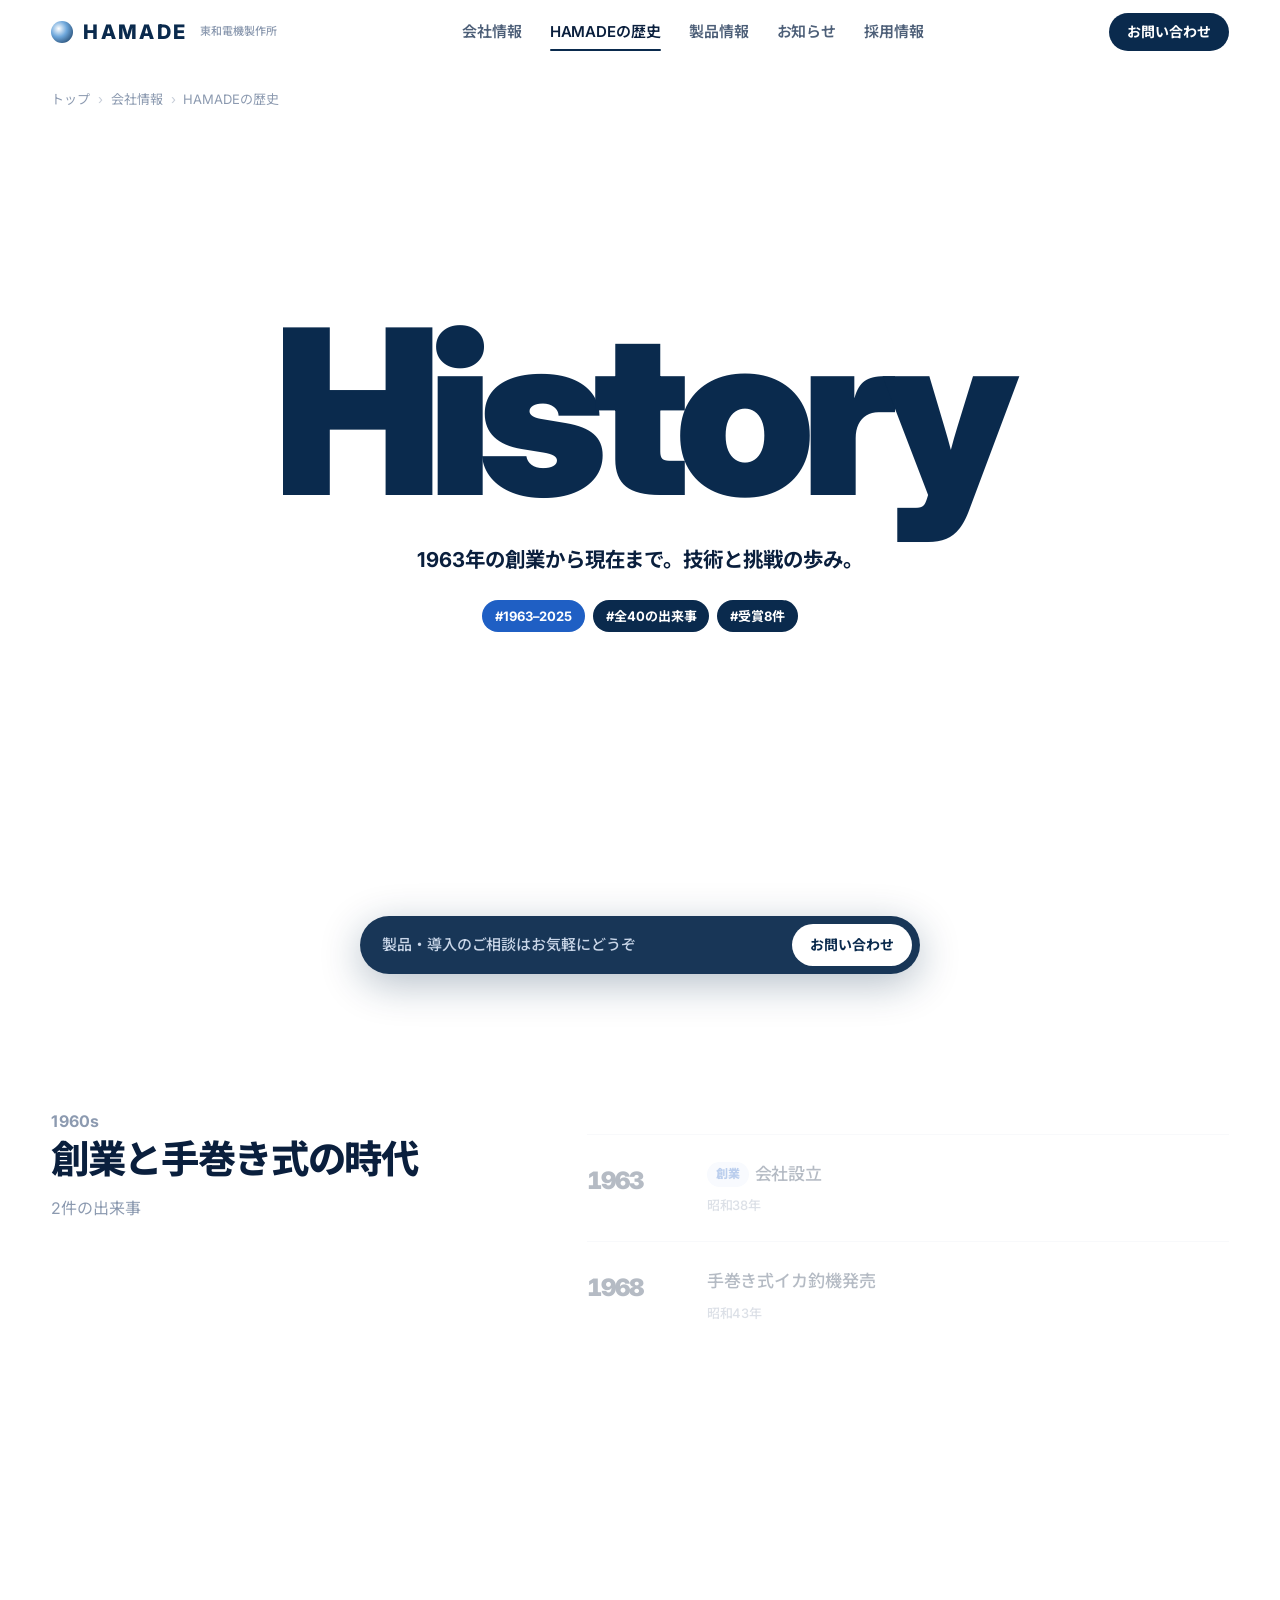
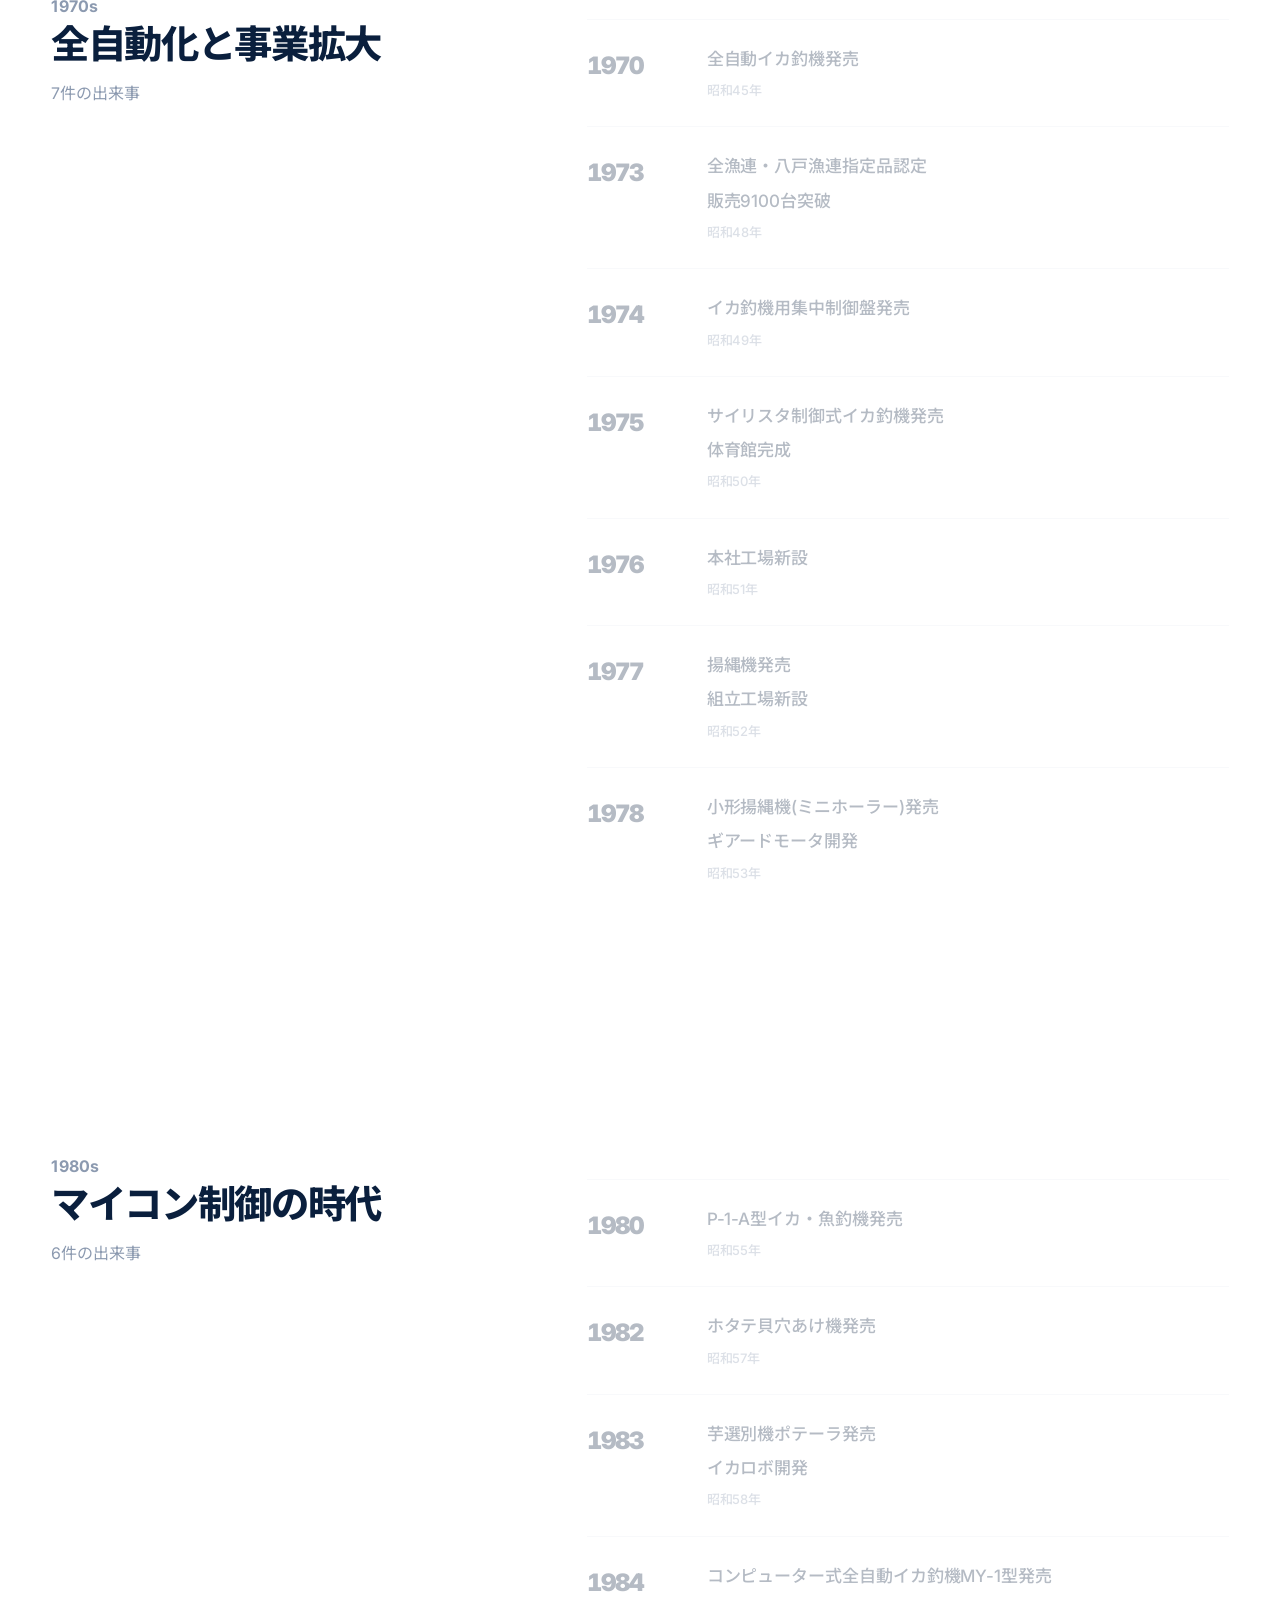
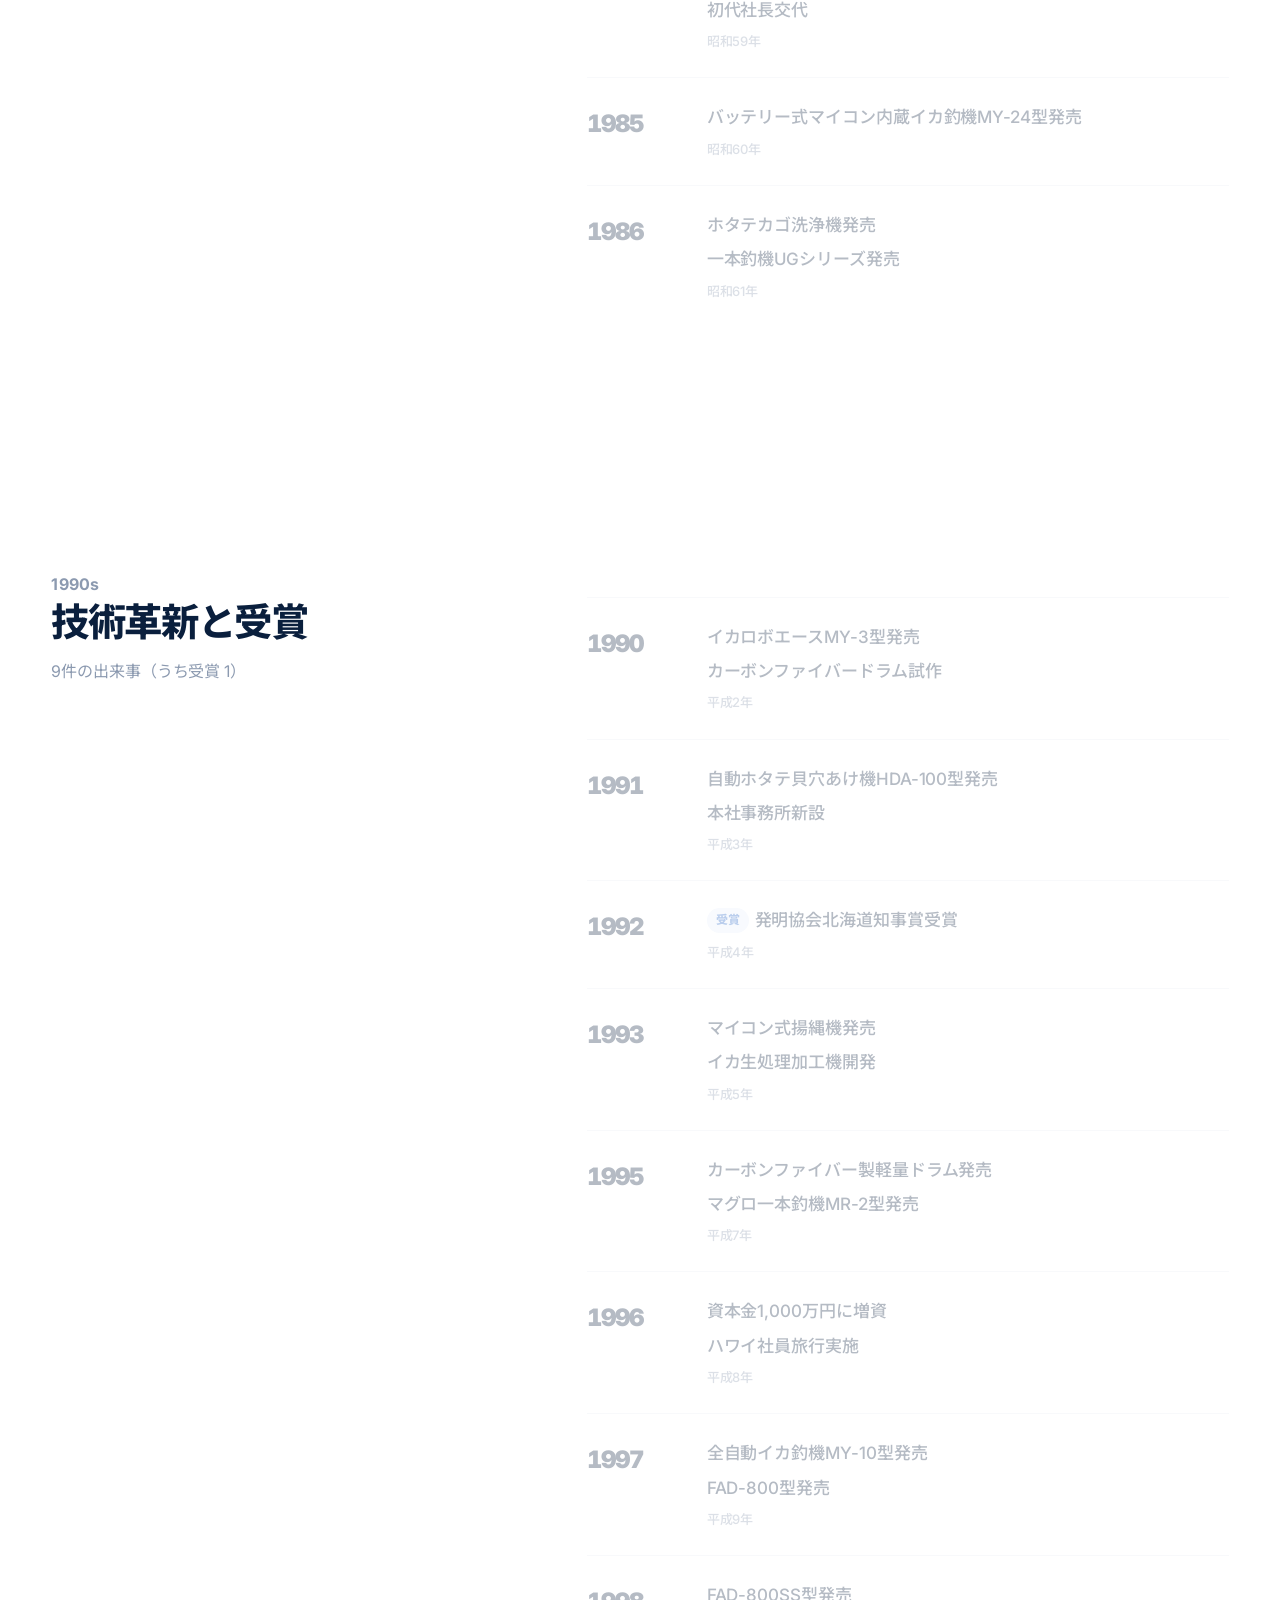
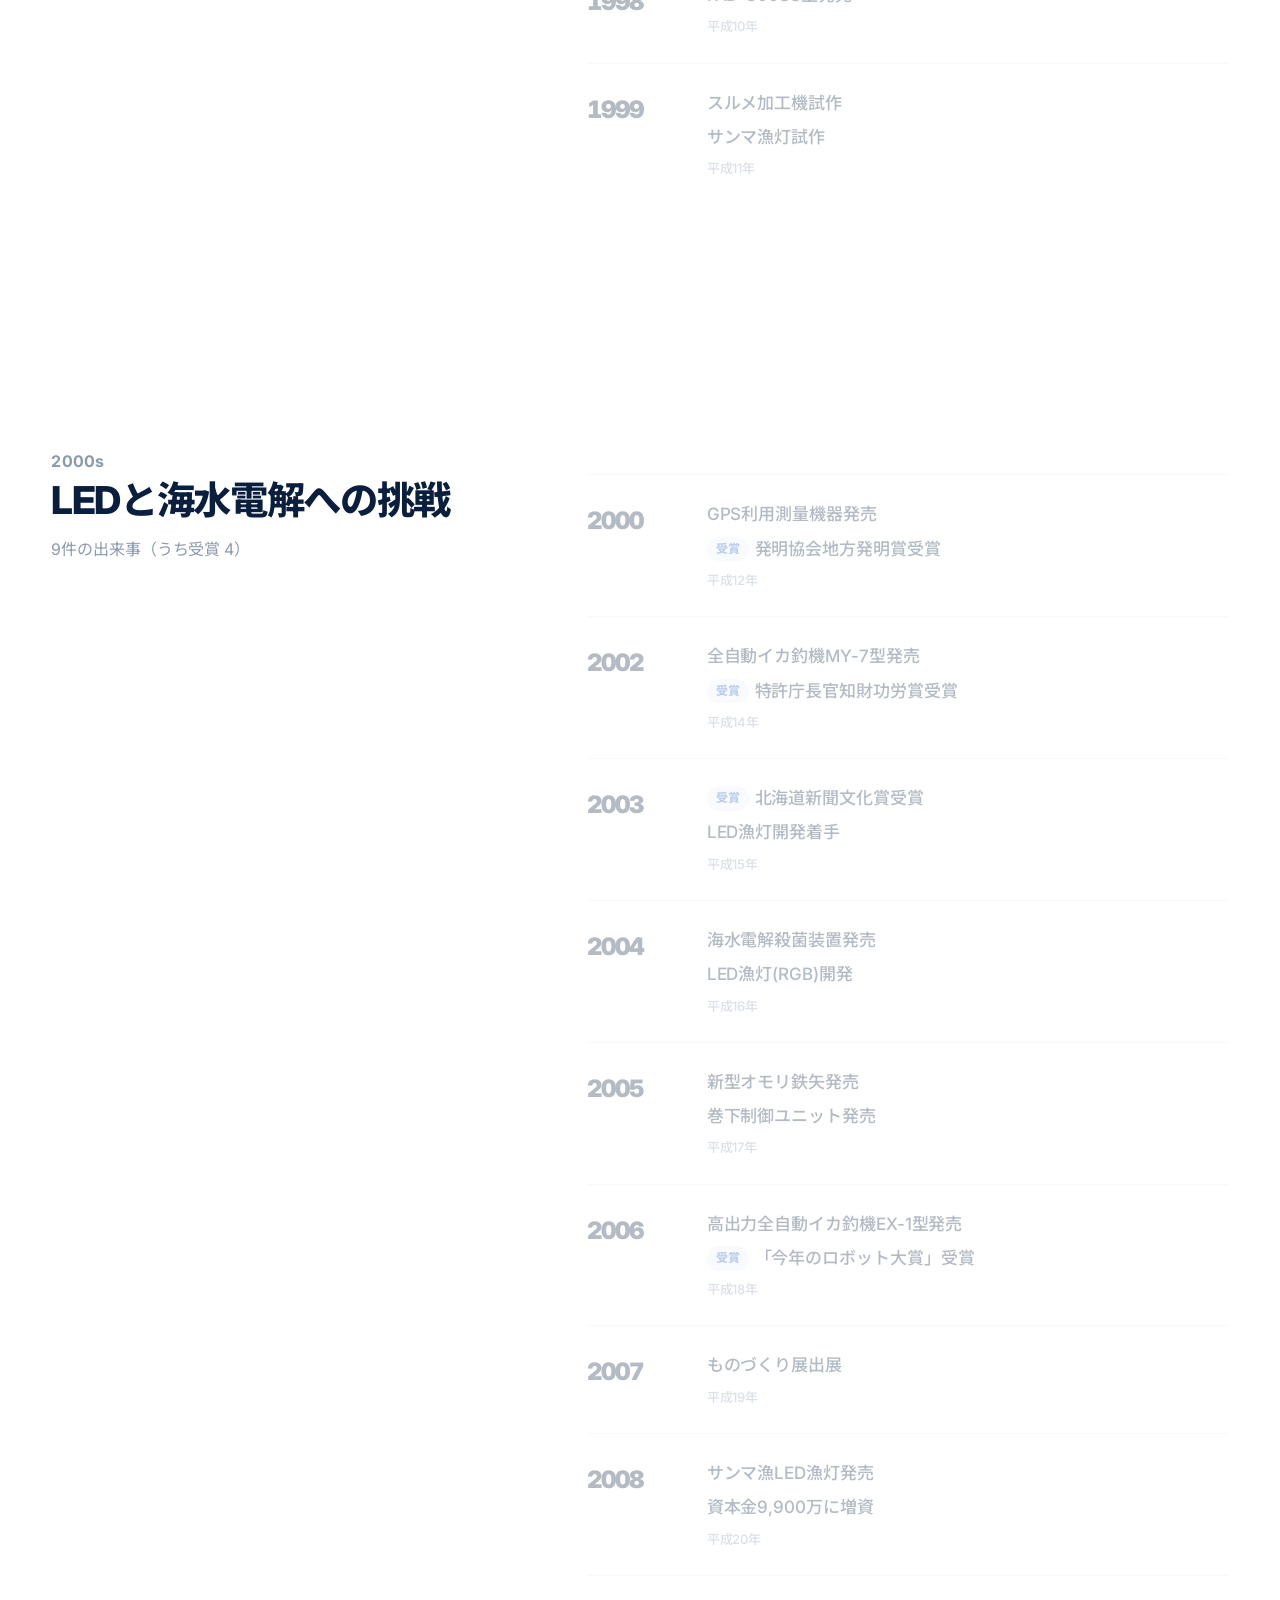
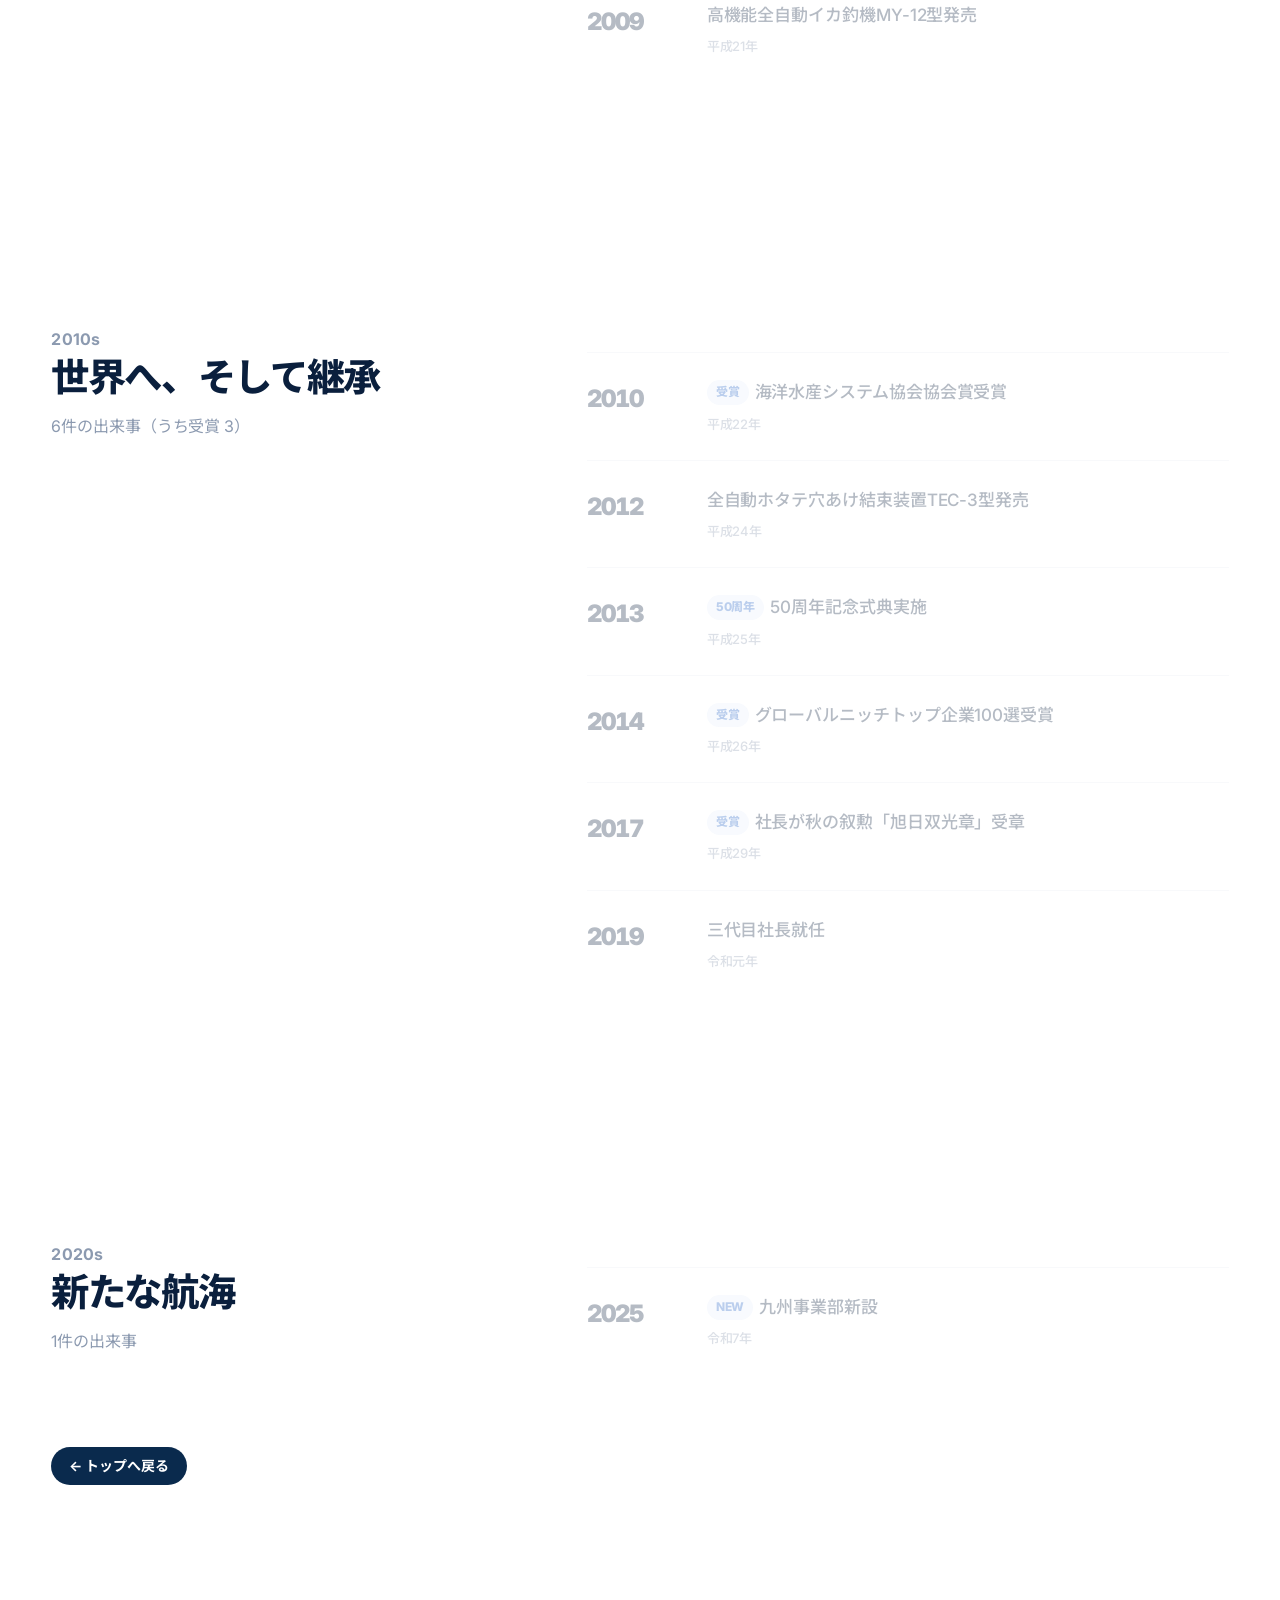
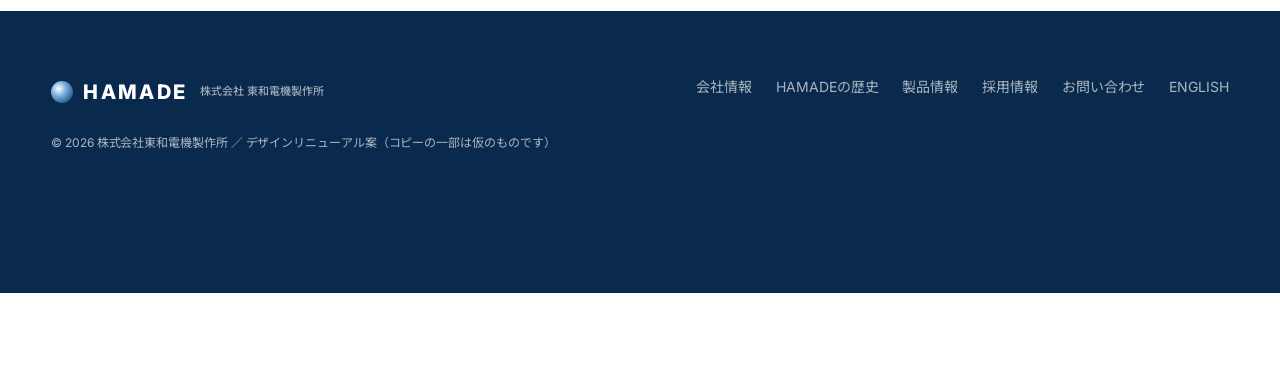
<file: history.html>
<!doctype html>
<html lang="ja"><head><meta charset="utf-8"><meta name="viewport" content="width=device-width,initial-scale=1">
<title>HAMADEの歴史｜株式会社 東和電機製作所</title>
<meta name="description" content="株式会社 東和電機製作所 HAMADE — 創造的改革へ。">
<link rel="preconnect" href="https://fonts.googleapis.com"><link rel="preconnect" href="https://fonts.gstatic.com" crossorigin>
<link href="https://fonts.googleapis.com/css2?family=Inter:wght@500;700;800;900&family=Noto+Sans+JP:wght@400;500;700;900&display=swap" rel="stylesheet">
<style>:root{
  --bg:#fff; --fg:#0a1f3d; --sub:#4d5f78; --muted:#8c9ab0; --line:#e6ebf2; --surface:#f2f5f9;
  --navy:#0a2a4d; --brand:#1f5fc4; --brand-soft:#e6eefb;
  --header-h:64px; --gutter:clamp(16px,4vw,56px); --max:1320px; --ease:cubic-bezier(.22,.8,.2,1);
  color-scheme:light;
}
*{box-sizing:border-box;margin:0;padding:0}
html{-webkit-text-size-adjust:100%}
body{background:var(--bg);color:var(--fg);font-family:"Inter","Noto Sans JP","Hiragino Sans","Yu Gothic",system-ui,sans-serif;font-size:16px;line-height:1.7;letter-spacing:-0.005em;overflow-x:hidden}
a{color:inherit;text-decoration:none}
button{font:inherit;color:inherit;background:none;border:0;cursor:pointer}
img,svg{display:block;max-width:100%}
.wrap{max-width:var(--max);margin:0 auto;padding:0 var(--gutter)}
.eyebrow{font-size:14px;font-weight:700;color:var(--brand);letter-spacing:.02em}
#progress{position:fixed;top:0;left:0;height:2px;width:0;background:var(--navy);z-index:100}

/* header */
.hd{position:fixed;inset:0 0 auto;height:var(--header-h);z-index:50;display:flex;align-items:center;transition:background .3s,box-shadow .3s}
.hd.scrolled{background:rgba(255,255,255,.88);backdrop-filter:saturate(1.4) blur(14px);box-shadow:0 1px 0 var(--line)}
.hd .wrap{display:flex;align-items:center;width:100%;gap:32px}
.logo{display:flex;align-items:center;gap:10px;flex:none;font-weight:800;letter-spacing:.12em;font-size:20px;color:var(--navy)}
.logo i{width:22px;height:22px;border-radius:50%;background:radial-gradient(circle at 35% 35%,#fff,#6fa8dc 40%,var(--navy))}
.logo small{font-size:11px;font-weight:500;letter-spacing:0;color:var(--muted);margin-left:2px;line-height:1.2}
.gnb{display:flex;gap:28px;margin:0 auto;font-size:15px;font-weight:600}
.gnb a{position:relative;padding:6px 0;color:var(--sub);transition:color .2s}
.gnb a:hover,.gnb a[aria-current]{color:var(--fg)}
.gnb a[aria-current]::after{content:"";position:absolute;left:0;right:0;bottom:0;height:2px;background:var(--navy);border-radius:2px}
.pill{display:inline-flex;align-items:center;gap:6px;height:38px;padding:0 18px;border-radius:999px;font-size:14px;font-weight:700;background:var(--navy);color:#fff;transition:transform .2s var(--ease)}
.pill:hover{transform:translateY(-1px)}
.pill.brand{background:var(--brand)}
.menu-btn{display:none;width:40px;height:40px;border-radius:50%;place-items:center}
.menu-btn svg{width:22px;height:22px}

/* hero */
.hero{position:relative;height:260vh;background:var(--bg);isolation:isolate}
.hero-stick{position:sticky;top:0;height:100vh;height:100svh;overflow:hidden;display:grid;place-items:center;background:var(--bg)}
.hero-media{position:absolute;inset:0;clip-path:inset(var(--ci-y,40%) var(--ci-x,36%) round var(--ci-r,28px));will-change:clip-path;background:#020812}
.hero-media video{position:absolute;inset:0;width:100%;height:100%;object-fit:cover;object-position:60% 55%;transform:scale(var(--img-s,1.25))}
.hero-media::after{content:"";position:absolute;inset:0;background:linear-gradient(180deg,rgba(6,24,47,.15),rgba(6,24,47,.72));opacity:var(--shade,0)}
.hero-word{position:relative;z-index:2;font-size:clamp(64px,19vw,320px);font-weight:900;letter-spacing:-0.055em;line-height:.9;color:#f5d5b2;mix-blend-mode:difference;white-space:nowrap;transform:translateY(var(--w-y,-12vh)) scale(var(--w-s,1));will-change:transform;display:flex}
.hero-word span{display:inline-block;transform:translateY(105%);opacity:0;animation:rise 1s var(--ease) forwards;animation-delay:calc(var(--i)*55ms + 150ms)}
@keyframes rise{to{transform:none;opacity:1}}
.hero-meta{position:absolute;z-index:3;left:0;right:0;top:calc(50% + clamp(40px,9vw,150px) - 12vh);text-align:center;opacity:var(--meta-o,1);transform:translateY(var(--meta-y,0));padding:0 var(--gutter)}
.hero-meta p{font-size:clamp(17px,1.6vw,22px);font-weight:700;margin-bottom:22px;animation:fade 1s .8s both}
.chips{display:flex;flex-wrap:wrap;gap:8px;justify-content:center;animation:fade 1s 1s both}
.chip{display:inline-flex;align-items:center;height:32px;padding:0 13px;border-radius:999px;background:var(--navy);color:#fff;font-size:13px;font-weight:700}
.chip.brand{background:var(--brand)}
@keyframes fade{from{opacity:0;transform:translateY(12px)}}
.hero-caption{position:absolute;z-index:3;left:var(--gutter);right:var(--gutter);bottom:clamp(40px,9vh,96px);color:#fff;opacity:var(--cap-o,0);transform:translateY(var(--cap-y,30px));max-width:var(--max);margin:0 auto}
.hero-caption .q{font-size:clamp(30px,4.8vw,72px);font-weight:800;line-height:1.2;letter-spacing:-0.035em}
.hero-caption .q em{font-style:normal;color:#9cc2ff}
.hero-caption small{display:block;margin-top:14px;font-size:clamp(14px,1.3vw,18px);opacity:.75;font-weight:500}
.scroll-cue{position:absolute;z-index:3;bottom:28px;left:50%;transform:translateX(-50%);font-size:12px;font-weight:700;color:var(--muted);display:flex;flex-direction:column;align-items:center;gap:8px;opacity:var(--meta-o,1);letter-spacing:.1em}
.scroll-cue i{width:1px;height:36px;background:linear-gradient(var(--muted),transparent);animation:cue 1.8s infinite}
@keyframes cue{0%{transform:scaleY(0);transform-origin:top}50%{transform:scaleY(1);transform-origin:top}51%{transform-origin:bottom}100%{transform:scaleY(0);transform-origin:bottom}}

/* chapters */
.chapters{position:relative;padding-top:4vh;background:var(--bg);isolation:isolate}
.chapter{position:relative}
.ch-stick{position:sticky;top:0;height:100vh;height:100svh;display:grid;place-items:center;overflow:hidden;z-index:0;pointer-events:none}
.ch-word{font-size:clamp(64px,15vw,250px);font-weight:900;letter-spacing:-0.05em;line-height:.9;white-space:nowrap;color:var(--navy);opacity:var(--o,0);transform:scale(var(--s,1.12));will-change:transform,opacity}
.ch-word.ko{font-size:clamp(52px,11vw,190px);letter-spacing:-0.06em}
.ch-body{position:relative;margin-top:-100vh;margin-top:-100svh;padding:22vh 0 8vh;z-index:1}
.ch-grid{display:grid;grid-template-columns:repeat(12,1fr);gap:24px;align-items:start}
.ch-head{grid-column:var(--hc,1 / span 5);position:sticky;top:calc(var(--header-h) + 24px);z-index:4}
.ch-head h2{font-size:clamp(28px,3vw,42px);font-weight:800;letter-spacing:-0.035em;line-height:1.3}
.ch-head p{margin-top:10px;color:var(--muted);font-size:16px}
.ch-card{grid-column:var(--cc,6 / span 6);aspect-ratio:4/5;border-radius:6px;overflow:hidden;position:relative;margin-top:34vh;color:#fff}
.chapter.flip{--hc:7 / span 6;--cc:1 / span 6}
.chapter.flip .ch-head,.chapter.flip .ch-card{grid-row:1}
.ch-card .art{position:absolute;inset:0;width:100%;height:100%}
.ch-card .stat{position:absolute;left:28px;right:28px;bottom:26px;z-index:1}
.ch-card .stat b{display:block;font-size:clamp(40px,4.6vw,68px);font-weight:900;letter-spacing:-0.04em;line-height:1}
.ch-card .stat span{font-size:15px;opacity:.8}
.g1{background:linear-gradient(160deg,#1f5fc4,#06182f)}
.g2{background:linear-gradient(160deg,#0a2a4d,#02080f)}
.g3{background:linear-gradient(160deg,#2b7fd1,#0a2a4d)}

/* message */
.message{padding:clamp(100px,16vh,180px) 0}
.msg-grid{display:grid;grid-template-columns:5fr 7fr;gap:clamp(32px,6vw,96px)}
.msg-title{position:sticky;top:calc(var(--header-h) + 40px);align-self:start}
.msg-title .qm{font-size:96px;line-height:.6;font-weight:900;color:var(--brand);display:block;height:46px}
.msg-title h2{font-size:clamp(32px,3.8vw,54px);font-weight:800;letter-spacing:-0.04em;line-height:1.25}
.msg-body p{font-size:clamp(19px,1.8vw,26px);line-height:1.75;font-weight:700;letter-spacing:-0.02em;opacity:.16;transition:opacity .7s var(--ease);margin-bottom:1.1em}
.msg-body p.on{opacity:1}
.msg-body p.sm{font-size:16px;font-weight:500;color:var(--sub)}
.msg-body .closing{font-size:clamp(24px,2.6vw,36px);font-weight:900;line-height:1.4}
.msg-body .closing em{font-style:normal;color:var(--brand)}

/* numbers */
.numbers{padding:clamp(96px,14vh,160px) 0;border-top:1px solid var(--line)}
.numbers h2{font-size:clamp(32px,4.4vw,60px);font-weight:800;letter-spacing:-0.04em;line-height:1.2}
.numbers h2 span{color:var(--muted)}
.num-grid{display:grid;grid-template-columns:repeat(4,1fr);margin-top:clamp(56px,9vh,100px)}
.num{padding:28px 24px 0 0;border-top:1px solid var(--line);position:relative}
.num::before{content:"";position:absolute;left:0;top:-1px;height:1px;width:0;background:var(--navy);transition:width 1.4s var(--ease)}
.num.in::before{width:100%}
.num dt{font-size:15px;color:var(--muted);font-weight:600}
.num dd{margin-top:14px;font-size:clamp(40px,5.2vw,80px);font-weight:900;letter-spacing:-0.05em;line-height:1;font-variant-numeric:tabular-nums}
.num dd small{font-size:.36em;font-weight:800;letter-spacing:-0.02em;margin-left:4px;color:var(--muted)}
.badge-row{display:flex;flex-wrap:wrap;gap:10px;margin-top:56px}
.badge-row .chip{background:var(--surface);color:var(--fg);height:36px;padding:0 16px;font-size:14px}
.badge-row .chip b{color:var(--brand)}

/* slider */
.values{padding:clamp(100px,16vh,170px) 0 clamp(80px,12vh,140px);overflow:hidden}
.val-head{display:flex;align-items:flex-end;justify-content:space-between;gap:24px}
.val-head h2{font-size:clamp(34px,4.6vw,64px);font-weight:800;letter-spacing:-0.045em;line-height:1.2}
.arrows{display:flex;gap:8px;flex:none}
.arrows button{width:48px;height:48px;border-radius:50%;background:var(--surface);display:grid;place-items:center;transition:background .2s,opacity .2s}
.arrows button:hover{background:var(--line)}
.arrows button:disabled{opacity:.35;cursor:default}
.arrows svg{width:20px;height:20px}
.track{display:flex;gap:clamp(20px,2.4vw,36px);overflow-x:auto;scroll-snap-type:x mandatory;scrollbar-width:none;margin-top:clamp(48px,7vh,72px);padding:0 var(--gutter);scroll-padding:0 var(--gutter)}
.track::-webkit-scrollbar{display:none}
@media (min-width:1432px){.track{padding-left:calc((100vw - var(--max))/2 + var(--gutter));scroll-padding-left:calc((100vw - var(--max))/2 + var(--gutter))}}
.v-card{flex:0 0 clamp(250px,24vw,320px);scroll-snap-align:start}
.v-ico{width:clamp(88px,8vw,112px);aspect-ratio:1;border-radius:6px;background:var(--navy);display:grid;place-items:center;color:#fff;transition:transform .5s var(--ease)}
.v-card:hover .v-ico{transform:translateY(-6px) rotate(-3deg);background:var(--brand)}
.v-ico svg{width:52%;height:52%}
.v-card h3{margin-top:32px;font-size:clamp(22px,2vw,28px);font-weight:800;letter-spacing:-0.035em;line-height:1.3}
.v-card p{margin-top:12px;color:var(--muted);font-size:15.5px;line-height:1.7}
.v-card .tag{display:inline-block;margin-top:16px;font-size:12px;font-weight:800;color:var(--brand);background:var(--brand-soft);padding:4px 10px;border-radius:999px}

/* history */
.history{padding:clamp(80px,12vh,140px) 0 clamp(100px,16vh,180px);border-top:1px solid var(--line)}
.his-grid{display:grid;grid-template-columns:5fr 7fr;gap:clamp(32px,6vw,96px)}
.his-aside{position:sticky;top:calc(var(--header-h) + 32px);align-self:start}
.his-aside h2{font-size:clamp(30px,3.2vw,44px);font-weight:800;letter-spacing:-0.04em;line-height:1.3}
.his-year{margin-top:clamp(24px,4vh,48px);font-size:clamp(84px,11vw,180px);font-weight:900;letter-spacing:-0.06em;line-height:1;font-variant-numeric:tabular-nums;display:flex;overflow:hidden;height:1em}
.his-year .d{display:inline-block;height:1em;overflow:hidden}
.his-year .d span{display:block;transition:transform .7s var(--ease)}
.his-year .d div{height:1em;line-height:1}
.his-era{margin-top:20px;font-size:18px;font-weight:700;color:var(--brand)}
.his-progress{margin-top:28px;height:2px;background:var(--line);border-radius:2px;overflow:hidden;max-width:360px}
.his-progress i{display:block;height:100%;width:0;background:var(--navy);transition:width .6s var(--ease)}
.his-list{list-style:none}
.his-item{display:grid;grid-template-columns:96px 1fr;gap:24px;padding:30px 0;border-bottom:1px solid var(--line);opacity:.28;transition:opacity .5s}
.his-item.on{opacity:1}
.his-item:first-child{padding-top:0}
.his-item time{font-size:22px;font-weight:800;letter-spacing:-0.03em;font-variant-numeric:tabular-nums}
.his-item ul{list-style:none;display:grid;gap:8px}
.his-item li{font-size:17px;font-weight:500;line-height:1.55}
.his-item small{display:block;color:var(--muted);font-size:13px;font-weight:400}
.flag{display:inline-block;font-size:12px;font-weight:800;color:var(--brand);background:var(--brand-soft);padding:3px 9px;border-radius:999px;margin-right:6px;vertical-align:2px}

/* panels */
.panels{display:flex;height:min(86vh,760px)}
.panel{position:relative;flex:1;overflow:hidden;color:#fff;transition:flex .8s var(--ease);display:block;border-right:1px solid rgba(255,255,255,.1)}
.panel:last-child{border-right:0}
.panel.active{flex:4.2}
.panel .bg{position:absolute;inset:0;transition:transform 1.2s var(--ease),opacity .6s}
.panel:not(.active) .bg{opacity:.7}
.panel.active .bg{transform:scale(1.04)}
.panel .bg::after{content:"";position:absolute;inset:0;background:linear-gradient(180deg,rgba(0,0,0,.25),rgba(0,0,0,0) 40%,rgba(0,0,0,.45))}
.p-in{position:absolute;inset:0;padding:clamp(24px,3vw,40px);display:flex;flex-direction:column}
.p-label{font-size:clamp(17px,1.4vw,20px);font-weight:800;line-height:1.35;min-width:7em}
.p-title{margin-top:auto;font-size:clamp(28px,3.4vw,52px);font-weight:800;letter-spacing:-0.04em;line-height:1.25;opacity:0;transform:translateY(16px);transition:opacity .5s .15s,transform .7s .15s var(--ease);max-width:13em}
.p-go{margin-top:24px;display:inline-flex;align-items:center;gap:8px;font-weight:700;font-size:15px;opacity:0;transition:opacity .5s .25s}
.p-go i{width:36px;height:36px;border-radius:50%;background:#fff;color:var(--navy);display:grid;place-items:center;font-style:normal}
.panel.active .p-title,.panel.active .p-go{opacity:1;transform:none}
.b1{background:linear-gradient(160deg,#2b7fd1,#0a2a4d)}
.b2{background:linear-gradient(160deg,#0a2a4d,#02080f)}
.b3{background:linear-gradient(160deg,#1f5fc4,#0a2a4d)}
.b4{background:linear-gradient(160deg,#4a6a94,#12233d)}
.b5{background:linear-gradient(160deg,#143a6b,#030b17)}

/* news */
.news{padding:clamp(80px,12vh,140px) 0;border-top:1px solid var(--line)}
.news h2{font-size:clamp(30px,3.6vw,48px);font-weight:800;letter-spacing:-0.04em;margin:14px 0 40px}
.news-list a{display:grid;grid-template-columns:130px 90px 1fr 24px;gap:20px;align-items:center;padding:24px 4px;border-top:1px solid var(--line);transition:padding .35s var(--ease)}
.news-list a:last-child{border-bottom:1px solid var(--line)}
.news-list a:hover{padding-left:16px}
.news-list time{color:var(--muted);font-size:14px;font-variant-numeric:tabular-nums}
.news-list .flag{margin:0;text-align:center}

/* footer + dock */
.ft{background:var(--navy);color:rgba(255,255,255,.65);padding:64px 0 140px;font-size:13px}
.ft .wrap{display:flex;flex-wrap:wrap;gap:24px 48px;justify-content:space-between}
.ft .logo{color:#fff}.ft .logo small{color:rgba(255,255,255,.6)}
.ft nav{display:flex;flex-wrap:wrap;gap:8px 24px;font-size:14px}
.ft nav a:hover{color:#fff}
.dock{position:fixed;left:50%;bottom:24px;z-index:40;transform:translate(-50%,calc(100% + 40px));transition:transform .6s var(--ease);width:min(560px,calc(100% - 32px))}
.dock.show{transform:translate(-50%,0)}
.dock-bar{display:flex;align-items:center;gap:10px;height:58px;padding:0 8px 0 22px;border-radius:999px;background:rgba(10,42,77,.94);color:#fff;backdrop-filter:blur(12px);box-shadow:0 10px 40px rgba(10,42,77,.3)}
.dock-bar span{flex:1;font-size:15px;font-weight:500;color:#c9d6e8;white-space:nowrap;overflow:hidden;text-overflow:ellipsis}
.dock-bar .pill{height:42px;background:#fff;color:var(--navy)}

/* history page hero */
.ph{min-height:100svh;display:grid;place-items:center;position:relative;overflow:hidden;text-align:center;padding:120px var(--gutter) 80px}
.ph h1{font-size:clamp(64px,18vw,300px);font-weight:900;letter-spacing:-0.06em;line-height:.9;color:var(--navy)}
.ph h1 span{display:inline-block;transform:translateY(105%);opacity:0;animation:rise 1s var(--ease) forwards;animation-delay:calc(var(--i)*50ms + 150ms)}
.ph p{margin-top:28px;font-size:clamp(17px,1.6vw,22px);font-weight:700;animation:fade 1s .9s both}
.ph .chips{margin-top:22px}
.crumb{position:absolute;left:var(--gutter);top:88px;font-size:13px;color:var(--muted)}
.crumb a:hover{color:var(--fg)}.crumb i{margin:0 8px;font-style:normal;opacity:.5}
.era-list{list-style:none;margin-top:36px}
.era-item{display:grid;grid-template-columns:96px 1fr;gap:24px;padding:26px 0;border-top:1px solid var(--line);opacity:.3;transition:opacity .5s}
.era-item.on{opacity:1}
.era-item time{font-size:24px;font-weight:900;letter-spacing:-0.03em;font-variant-numeric:tabular-nums}
.era-item ul{list-style:none;display:grid;gap:8px}
.era-item li{font-size:17px;font-weight:500;line-height:1.55}
.ch-head .count{display:inline-block;margin-top:18px}
.ch-body.hist{padding-top:18vh}
.hist-grid{display:grid;grid-template-columns:5fr 7fr;gap:clamp(32px,6vw,96px);align-items:start}
.hist-grid .ch-head{grid-column:auto}

.rv{opacity:0;transform:translateY(40px);transition:opacity 1s var(--ease),transform 1s var(--ease)}
.rv.in{opacity:1;transform:none}

@media (max-width:1024px){.gnb{display:none}.menu-btn{display:grid}.hd .wrap{justify-content:space-between}.num-grid{grid-template-columns:repeat(2,1fr);row-gap:48px}}
@media (max-width:760px){
  :root{--header-h:56px}
  .hd .pill{display:none}.hero{height:220vh}.scroll-cue{display:none}
  .ch-body{padding:10vh 0 4vh}.ch-grid{display:block}.ch-head{position:relative;top:auto}.ch-card{margin-top:20vh}
  .msg-grid,.his-grid,.hist-grid{grid-template-columns:1fr}.msg-title{position:relative;top:auto}
  .his-aside{top:var(--header-h);background:var(--bg);z-index:5;padding:16px var(--gutter) 12px;margin:0 calc(-1*var(--gutter));border-bottom:1px solid var(--line)}
  .his-aside h2{font-size:15px;color:var(--muted)}.his-year{font-size:64px;margin-top:6px}.his-era{margin-top:6px;font-size:14px}.his-progress{display:none}
  .his-item,.era-item{grid-template-columns:64px 1fr;gap:16px;padding:24px 0}
  .val-head{flex-direction:column;align-items:flex-start}.arrows{display:none}.v-card{flex-basis:78vw}
  .panels{flex-direction:column;height:auto}
  .panel,.panel.active{flex:none;height:180px;border-right:0;border-bottom:1px solid rgba(255,255,255,.1)}
  .panel .bg{opacity:1!important}.p-title{font-size:24px;opacity:1;transform:none}.p-go{opacity:1;margin-top:12px}
  .news-list a{grid-template-columns:96px 1fr;}.news-list .flag,.news-list a>span:last-child{display:none}
  .dock{bottom:14px}.dock-bar{height:54px}
  .crumb{top:72px}
}
@media (prefers-reduced-motion:reduce){*,*::before,*::after{animation-duration:.01ms!important;animation-delay:0s!important;transition-duration:.01ms!important}.rv{opacity:1;transform:none}}
</style></head><body>
<div id="progress"></div>
<header class="hd" id="hd"><div class="wrap">
<a class="logo" href="index.html"><i></i>HAMADE<small>東和電機製作所</small></a>
<nav class="gnb"><a href="index.html#about">会社情報</a><a href="history.html" aria-current="page">HAMADEの歴史</a><a href="index.html#products">製品情報</a><a href="index.html#news">お知らせ</a><a href="#">採用情報</a></nav>
<a class="pill" href="#">お問い合わせ</a>
<button class="menu-btn" aria-label="メニュー"><svg viewBox="0 0 24 24" fill="none" stroke="currentColor" stroke-width="2" stroke-linecap="round"><path d="M4 7h16M4 12h16M4 17h16"/></svg></button>
</div></header>
<main>
<section class="ph"><div class="crumb"><a href="index.html">トップ</a><i>›</i><a href="index.html#about">会社情報</a><i>›</i>HAMADEの歴史</div>
<div><h1 aria-label="History"><span style="--i:0">H</span><span style="--i:1">i</span><span style="--i:2">s</span><span style="--i:3">t</span><span style="--i:4">o</span><span style="--i:5">r</span><span style="--i:6">y</span></h1><p>1963年の創業から現在まで。技術と挑戦の歩み。</p>
<div class="chips"><span class="chip brand">#1963–2025</span><span class="chip">#全40の出来事</span><span class="chip">#受賞8件</span></div></div></section>
<div class="chapters"><section class="chapter"><div class="ch-stick" aria-hidden="true"><div class="ch-word">1960s</div></div>
<div class="ch-body hist"><div class="wrap hist-grid"><div class="ch-head"><p class="eyebrow">1960s</p><h2>創業と手巻き式の時代</h2><p>2件の出来事</p></div>
<ol class="era-list"><li class="era-item"><time>1963</time><ul><li><span class="flag">創業</span>会社設立</li><li style="color:var(--muted);font-size:13px">昭和38年</li></ul></li><li class="era-item"><time>1968</time><ul><li>手巻き式イカ釣機発売</li><li style="color:var(--muted);font-size:13px">昭和43年</li></ul></li></ol></div></div></section><section class="chapter"><div class="ch-stick" aria-hidden="true"><div class="ch-word">1970s</div></div>
<div class="ch-body hist"><div class="wrap hist-grid"><div class="ch-head"><p class="eyebrow">1970s</p><h2>全自動化と事業拡大</h2><p>7件の出来事</p></div>
<ol class="era-list"><li class="era-item"><time>1970</time><ul><li>全自動イカ釣機発売</li><li style="color:var(--muted);font-size:13px">昭和45年</li></ul></li><li class="era-item"><time>1973</time><ul><li>全漁連・八戸漁連指定品認定</li><li>販売9100台突破</li><li style="color:var(--muted);font-size:13px">昭和48年</li></ul></li><li class="era-item"><time>1974</time><ul><li>イカ釣機用集中制御盤発売</li><li style="color:var(--muted);font-size:13px">昭和49年</li></ul></li><li class="era-item"><time>1975</time><ul><li>サイリスタ制御式イカ釣機発売</li><li>体育館完成</li><li style="color:var(--muted);font-size:13px">昭和50年</li></ul></li><li class="era-item"><time>1976</time><ul><li>本社工場新設</li><li style="color:var(--muted);font-size:13px">昭和51年</li></ul></li><li class="era-item"><time>1977</time><ul><li>揚縄機発売</li><li>組立工場新設</li><li style="color:var(--muted);font-size:13px">昭和52年</li></ul></li><li class="era-item"><time>1978</time><ul><li>小形揚縄機(ミニホーラー)発売</li><li>ギアードモータ開発</li><li style="color:var(--muted);font-size:13px">昭和53年</li></ul></li></ol></div></div></section><section class="chapter"><div class="ch-stick" aria-hidden="true"><div class="ch-word">1980s</div></div>
<div class="ch-body hist"><div class="wrap hist-grid"><div class="ch-head"><p class="eyebrow">1980s</p><h2>マイコン制御の時代</h2><p>6件の出来事</p></div>
<ol class="era-list"><li class="era-item"><time>1980</time><ul><li>P-1-A型イカ・魚釣機発売</li><li style="color:var(--muted);font-size:13px">昭和55年</li></ul></li><li class="era-item"><time>1982</time><ul><li>ホタテ貝穴あけ機発売</li><li style="color:var(--muted);font-size:13px">昭和57年</li></ul></li><li class="era-item"><time>1983</time><ul><li>芋選別機ポテーラ発売</li><li>イカロボ開発</li><li style="color:var(--muted);font-size:13px">昭和58年</li></ul></li><li class="era-item"><time>1984</time><ul><li>コンピューター式全自動イカ釣機MY-1型発売</li><li>初代社長交代</li><li style="color:var(--muted);font-size:13px">昭和59年</li></ul></li><li class="era-item"><time>1985</time><ul><li>バッテリー式マイコン内蔵イカ釣機MY-24型発売</li><li style="color:var(--muted);font-size:13px">昭和60年</li></ul></li><li class="era-item"><time>1986</time><ul><li>ホタテカゴ洗浄機発売</li><li>一本釣機UGシリーズ発売</li><li style="color:var(--muted);font-size:13px">昭和61年</li></ul></li></ol></div></div></section><section class="chapter"><div class="ch-stick" aria-hidden="true"><div class="ch-word">1990s</div></div>
<div class="ch-body hist"><div class="wrap hist-grid"><div class="ch-head"><p class="eyebrow">1990s</p><h2>技術革新と受賞</h2><p>9件の出来事（うち受賞 1）</p></div>
<ol class="era-list"><li class="era-item"><time>1990</time><ul><li>イカロボエースMY-3型発売</li><li>カーボンファイバードラム試作</li><li style="color:var(--muted);font-size:13px">平成2年</li></ul></li><li class="era-item"><time>1991</time><ul><li>自動ホタテ貝穴あけ機HDA-100型発売</li><li>本社事務所新設</li><li style="color:var(--muted);font-size:13px">平成3年</li></ul></li><li class="era-item"><time>1992</time><ul><li><span class="flag">受賞</span>発明協会北海道知事賞受賞</li><li style="color:var(--muted);font-size:13px">平成4年</li></ul></li><li class="era-item"><time>1993</time><ul><li>マイコン式揚縄機発売</li><li>イカ生処理加工機開発</li><li style="color:var(--muted);font-size:13px">平成5年</li></ul></li><li class="era-item"><time>1995</time><ul><li>カーボンファイバー製軽量ドラム発売</li><li>マグロ一本釣機MR-2型発売</li><li style="color:var(--muted);font-size:13px">平成7年</li></ul></li><li class="era-item"><time>1996</time><ul><li>資本金1,000万円に増資</li><li>ハワイ社員旅行実施</li><li style="color:var(--muted);font-size:13px">平成8年</li></ul></li><li class="era-item"><time>1997</time><ul><li>全自動イカ釣機MY-10型発売</li><li>FAD-800型発売</li><li style="color:var(--muted);font-size:13px">平成9年</li></ul></li><li class="era-item"><time>1998</time><ul><li>FAD-800SS型発売</li><li style="color:var(--muted);font-size:13px">平成10年</li></ul></li><li class="era-item"><time>1999</time><ul><li>スルメ加工機試作</li><li>サンマ漁灯試作</li><li style="color:var(--muted);font-size:13px">平成11年</li></ul></li></ol></div></div></section><section class="chapter"><div class="ch-stick" aria-hidden="true"><div class="ch-word">2000s</div></div>
<div class="ch-body hist"><div class="wrap hist-grid"><div class="ch-head"><p class="eyebrow">2000s</p><h2>LEDと海水電解への挑戦</h2><p>9件の出来事（うち受賞 4）</p></div>
<ol class="era-list"><li class="era-item"><time>2000</time><ul><li>GPS利用測量機器発売</li><li><span class="flag">受賞</span>発明協会地方発明賞受賞</li><li style="color:var(--muted);font-size:13px">平成12年</li></ul></li><li class="era-item"><time>2002</time><ul><li>全自動イカ釣機MY-7型発売</li><li><span class="flag">受賞</span>特許庁長官知財功労賞受賞</li><li style="color:var(--muted);font-size:13px">平成14年</li></ul></li><li class="era-item"><time>2003</time><ul><li><span class="flag">受賞</span>北海道新聞文化賞受賞</li><li>LED漁灯開発着手</li><li style="color:var(--muted);font-size:13px">平成15年</li></ul></li><li class="era-item"><time>2004</time><ul><li>海水電解殺菌装置発売</li><li>LED漁灯(RGB)開発</li><li style="color:var(--muted);font-size:13px">平成16年</li></ul></li><li class="era-item"><time>2005</time><ul><li>新型オモリ鉄矢発売</li><li>巻下制御ユニット発売</li><li style="color:var(--muted);font-size:13px">平成17年</li></ul></li><li class="era-item"><time>2006</time><ul><li>高出力全自動イカ釣機EX-1型発売</li><li><span class="flag">受賞</span>「今年のロボット大賞」受賞</li><li style="color:var(--muted);font-size:13px">平成18年</li></ul></li><li class="era-item"><time>2007</time><ul><li>ものづくり展出展</li><li style="color:var(--muted);font-size:13px">平成19年</li></ul></li><li class="era-item"><time>2008</time><ul><li>サンマ漁LED漁灯発売</li><li>資本金9,900万に増資</li><li style="color:var(--muted);font-size:13px">平成20年</li></ul></li><li class="era-item"><time>2009</time><ul><li>高機能全自動イカ釣機MY-12型発売</li><li style="color:var(--muted);font-size:13px">平成21年</li></ul></li></ol></div></div></section><section class="chapter"><div class="ch-stick" aria-hidden="true"><div class="ch-word">2010s</div></div>
<div class="ch-body hist"><div class="wrap hist-grid"><div class="ch-head"><p class="eyebrow">2010s</p><h2>世界へ、そして継承</h2><p>6件の出来事（うち受賞 3）</p></div>
<ol class="era-list"><li class="era-item"><time>2010</time><ul><li><span class="flag">受賞</span>海洋水産システム協会協会賞受賞</li><li style="color:var(--muted);font-size:13px">平成22年</li></ul></li><li class="era-item"><time>2012</time><ul><li>全自動ホタテ穴あけ結束装置TEC-3型発売</li><li style="color:var(--muted);font-size:13px">平成24年</li></ul></li><li class="era-item"><time>2013</time><ul><li><span class="flag">50周年</span>50周年記念式典実施</li><li style="color:var(--muted);font-size:13px">平成25年</li></ul></li><li class="era-item"><time>2014</time><ul><li><span class="flag">受賞</span>グローバルニッチトップ企業100選受賞</li><li style="color:var(--muted);font-size:13px">平成26年</li></ul></li><li class="era-item"><time>2017</time><ul><li><span class="flag">受賞</span>社長が秋の叙勲「旭日双光章」受章</li><li style="color:var(--muted);font-size:13px">平成29年</li></ul></li><li class="era-item"><time>2019</time><ul><li>三代目社長就任</li><li style="color:var(--muted);font-size:13px">令和元年</li></ul></li></ol></div></div></section><section class="chapter"><div class="ch-stick" aria-hidden="true"><div class="ch-word">2020s</div></div>
<div class="ch-body hist"><div class="wrap hist-grid"><div class="ch-head"><p class="eyebrow">2020s</p><h2>新たな航海</h2><p>1件の出来事</p></div>
<ol class="era-list"><li class="era-item"><time>2025</time><ul><li><span class="flag">NEW</span>九州事業部新設</li><li style="color:var(--muted);font-size:13px">令和7年</li></ul></li></ol></div></div></section></div>
<section class="numbers" style="border:0;padding-top:0"><div class="wrap"><a class="pill" href="index.html">← トップへ戻る</a></div></section>
</main>
<footer class="ft" id="ft"><div class="wrap">
<a class="logo" href="index.html"><i></i>HAMADE<small>株式会社 東和電機製作所</small></a>
<nav><a href="index.html#about">会社情報</a><a href="history.html">HAMADEの歴史</a><a href="index.html#products">製品情報</a><a href="#">採用情報</a><a href="#">お問い合わせ</a><a href="#">ENGLISH</a></nav>
<p style="flex-basis:100%;font-size:12px">© 2026 株式会社東和電機製作所 ／ デザインリニューアル案（コピーの一部は仮のものです）</p>
</div></footer>
<div class="dock" id="dock"><div class="dock-bar"><span>製品・導入のご相談はお気軽にどうぞ</span><a class="pill" href="#">お問い合わせ</a></div></div>
<script>(()=>{
const $=(s,r=document)=>r.querySelector(s),$$=(s,r=document)=>[...r.querySelectorAll(s)];
const root=document.documentElement,reduce=matchMedia('(prefers-reduced-motion:reduce)').matches;
const clamp=(v,a=0,b=1)=>Math.min(b,Math.max(a,v)),ease=t=>1-Math.pow(1-t,3);
const hd=$('#hd'),bar=$('#progress'),hero=$('#hero'),media=$('#heroMedia'),word=$('#heroWord'),meta=$('#heroMeta'),cap=$('#heroCap'),dock=$('#dock'),panels=$('#panels'),ft=$('#ft');
const chapters=$$('.chapter');

/* night-sea canvas */
const cv=$('#sea');
if(cv){
  const ctx=cv.getContext('2d');let W,H;
  const size=()=>{const d=Math.min(2,devicePixelRatio||1);W=cv.clientWidth;H=cv.clientHeight;cv.width=W*d;cv.height=H*d;ctx.setTransform(d,0,0,d,0,0)};
  size();addEventListener('resize',size);
  const lamps=Array.from({length:11},(_,i)=>({x:.05+i*.09+Math.random()*.02,p:Math.random()*6}));
  const bub=Array.from({length:50},()=>({x:Math.random(),y:Math.random(),r:Math.random()*2.2+.5,s:Math.random()*.0006+.0002}));
  const hz=()=>H*.62;
  const wave=(t,k,a,l,sp,c)=>{const y0=hz()+k*28;ctx.beginPath();ctx.moveTo(0,H);for(let x=0;x<=W;x+=8)ctx.lineTo(x,y0+Math.sin(x/l+t*sp)*a+Math.sin(x/(l*.43)+t*sp*1.7)*a*.4);ctx.lineTo(W,H);ctx.fillStyle=c;ctx.fill()};
  const draw=ms=>{
    const t=ms/1000;
    const g=ctx.createLinearGradient(0,0,0,H);g.addColorStop(0,'#020812');g.addColorStop(.6,'#0a2a4d');g.addColorStop(1,'#12407a');
    ctx.fillStyle=g;ctx.fillRect(0,0,W,H);
    ctx.fillStyle='#fff';
    for(let i=0;i<70;i++){ctx.globalAlpha=.15+.5*Math.abs(Math.sin(t*.7+i));ctx.fillRect((i*137.5%100)/100*W,(i*53.3%100)/100*hz()*.9,1.5,1.5)}
    ctx.globalAlpha=1;
    lamps.forEach(l=>{
      const x=l.x*W,y=hz()-8+Math.sin(t+l.p)*2,f=.8+.2*Math.sin(t*3+l.p);
      const r=ctx.createRadialGradient(x,y,0,x,y,90*f);r.addColorStop(0,'rgba(255,244,214,.95)');r.addColorStop(.15,'rgba(255,224,160,.45)');r.addColorStop(1,'rgba(255,224,160,0)');
      ctx.fillStyle=r;ctx.fillRect(x-110,y-110,220,220);
      const b=ctx.createLinearGradient(0,y,0,H);b.addColorStop(0,'rgba(255,236,190,.3)');b.addColorStop(1,'rgba(255,236,190,0)');
      ctx.fillStyle=b;ctx.beginPath();ctx.moveTo(x-4,y);ctx.lineTo(x+4,y);ctx.lineTo(x+34*Math.sin(t+l.p),H);ctx.lineTo(x-34*Math.sin(t+l.p),H);ctx.fill();
    });
    wave(t,0,10,90,1.1,'rgba(31,95,196,.35)');wave(t,1,14,140,.8,'rgba(12,56,112,.6)');wave(t,2,18,200,.6,'rgba(6,30,60,.85)');wave(t,3.4,22,260,.45,'rgba(2,10,22,.97)');
    ctx.strokeStyle='rgba(180,215,255,.3)';
    bub.forEach(b=>{b.y-=b.s*16;if(b.y<hz()/H)b.y=1.02;ctx.beginPath();ctx.arc((b.x+Math.sin(t+b.y*6)*.01)*W,b.y*H,b.r,0,7);ctx.stroke()});
    reduce||requestAnimationFrame(draw);
  };
  requestAnimationFrame(draw);
}

const hv=$('#heroVideo');hv&&(hv.play&&hv.play().catch(()=>{}),reduce&&hv.pause());
$$('video[data-lazy]').forEach(v=>{if(reduce)return;new IntersectionObserver(es=>es.forEach(e=>e.isIntersecting?v.play().catch(()=>{}):v.pause()),{threshold:.2}).observe(v)});
/* scroll scenes */
function frame(){
  const vh=innerHeight,y=scrollY;
  hd.classList.toggle('scrolled',y>10);
  bar.style.width=(y/(document.documentElement.scrollHeight-vh)*100)+'%';
  if(hero){
    const hr=hero.getBoundingClientRect(),p=clamp(-hr.top/(hr.height-vh)),open=ease(clamp(p/.6)),mob=innerWidth<760;
    media.style.setProperty('--ci-y',40*(1-open)+'%');
    media.style.setProperty('--ci-x',(mob?12:36)*(1-open)+'%');
    media.style.setProperty('--ci-r',28*(1-open)+'px');
    media.style.transform=`translateY(${(1-open)*(mob?34:38)}vh)`;
    media.style.setProperty('--img-s',1.25-.25*open);
    media.style.setProperty('--shade',clamp((p-.45)/.3));
    const wp=ease(clamp((p-.3)/.5));
    word.style.setProperty('--w-s',1-.55*wp);word.style.setProperty('--w-y',(-12-22*wp)+'vh');
    word.style.opacity=1-clamp((p-.6)/.25);
    root.style.setProperty('--meta-o',1-clamp(p/.18));
    meta.style.setProperty('--meta-y',-40*clamp(p/.18)+'px');
    const cp=clamp((p-.62)/.25);
    cap.style.setProperty('--cap-o',cp);cap.style.setProperty('--cap-y',30*(1-ease(cp))+'px');
    if(dock&&panels){const pr=panels.getBoundingClientRect();dock.classList.toggle('show',hr.bottom<vh*.4&&pr.top>vh*.75)}
  }else if(dock){
    dock.classList.toggle('show',y>vh*.6&&ft.getBoundingClientRect().top>vh*.8);
  }
  for(const c of chapters){
    const r=c.getBoundingClientRect(),w=$('.ch-word',c);
    const enter=clamp((vh-r.top)/vh),leave=clamp((r.bottom-vh*.6)/(vh*.6));
    w.style.setProperty('--o',Math.min(ease(enter),leave));
    w.style.setProperty('--s',1.14-.14*ease(enter));
  }
}
let tick=false;
const onS=()=>{if(!tick){tick=true;requestAnimationFrame(()=>{frame();tick=false})}};
addEventListener('scroll',onS,{passive:true});addEventListener('resize',onS);frame();

/* message lights */
const io1=new IntersectionObserver(es=>es.forEach(e=>e.target.classList.toggle('on',e.isIntersecting)),{rootMargin:'-35% 0px -35% 0px'});
$$('#msgBody p').forEach(p=>io1.observe(p));

/* counters */
const io2=new IntersectionObserver(es=>es.forEach(e=>{
  if(!e.isIntersecting)return;io2.unobserve(e.target);e.target.classList.add('in');
  const el=$('[data-count]',e.target),to=+el.dataset.count,t0=performance.now(),dur=reduce?0:1600,plain=el.dataset.plain;
  const st=t=>{const k=dur?clamp((t-t0)/dur):1,v=Math.round(to*ease(k));el.textContent=plain?v:v.toLocaleString();k<1&&requestAnimationFrame(st)};requestAnimationFrame(st);
}),{threshold:.4});
$$('.num').forEach(n=>io2.observe(n));

/* slider */
const track=$('#track');
if(track){
  const prev=$('#prev'),next=$('#next');
  const step=()=>$('.v-card',track).getBoundingClientRect().width+parseFloat(getComputedStyle(track).columnGap||24);
  prev.onclick=()=>track.scrollBy({left:-step(),behavior:'smooth'});next.onclick=()=>track.scrollBy({left:step(),behavior:'smooth'});
  const ar=()=>{prev.disabled=track.scrollLeft<4;next.disabled=track.scrollLeft+track.clientWidth>track.scrollWidth-4};
  track.addEventListener('scroll',ar,{passive:true});ar();
}

/* history rolling year */
const hy=$('#hisYear');
if(hy){
  const items=$$('.his-item');
  hy.innerHTML='<span class="d"></span>'.repeat(4);
  const dg=[...hy.children].map(d=>{d.innerHTML='<span>'+[...'0123456789'].map(n=>`<div>${n}</div>`).join('')+'</span>';return d.firstChild});
  const eras=[[1960,'創業と手巻き式の時代'],[1970,'全自動化と事業拡大'],[1980,'マイコン制御の時代'],[1990,'技術革新と受賞'],[2000,'LEDと海水電解への挑戦'],[2010,'世界へ、そして継承'],[2020,'新たな航海']];
  const set=i=>{items.forEach((it,k)=>it.classList.toggle('on',k===i));const y=items[i].dataset.y;String(y).split('').forEach((n,k)=>dg[k].style.transform=`translateY(${-n}em)`);
    $('#hisEra').textContent=eras.reduce((a,e)=>y>=e[0]?e[1]:a,'');$('#hisBar').style.width=((i+1)/items.length*100)+'%'};
  const io3=new IntersectionObserver(es=>es.forEach(e=>{if(e.isIntersecting)set(items.indexOf(e.target))}),{rootMargin:'-45% 0px -50% 0px'});
  items.forEach(i=>io3.observe(i));set(0);
}
/* history page: era items light up */
const io5=new IntersectionObserver(es=>es.forEach(e=>e.target.classList.toggle('on',e.isIntersecting)),{rootMargin:'-40% 0px -45% 0px'});
$$('.era-item').forEach(i=>io5.observe(i));

/* panels */
if(panels){const ps=$$('.panel',panels),act=p=>ps.forEach(x=>x.classList.toggle('active',x===p));ps.forEach(p=>{p.addEventListener('mouseenter',()=>act(p));p.addEventListener('focus',()=>act(p))})}

/* reveal */
const io4=new IntersectionObserver(es=>es.forEach(e=>{if(e.isIntersecting){e.target.classList.add('in');io4.unobserve(e.target)}}),{threshold:.15});
$$('.ch-card,.v-card,.val-head,.numbers h2,.news-list a').forEach(el=>{el.classList.add('rv');io4.observe(el)});
$$('.v-card').forEach((c,i)=>c.style.transitionDelay=(i*70)+'ms');
})();
</script></body></html>
</file>
